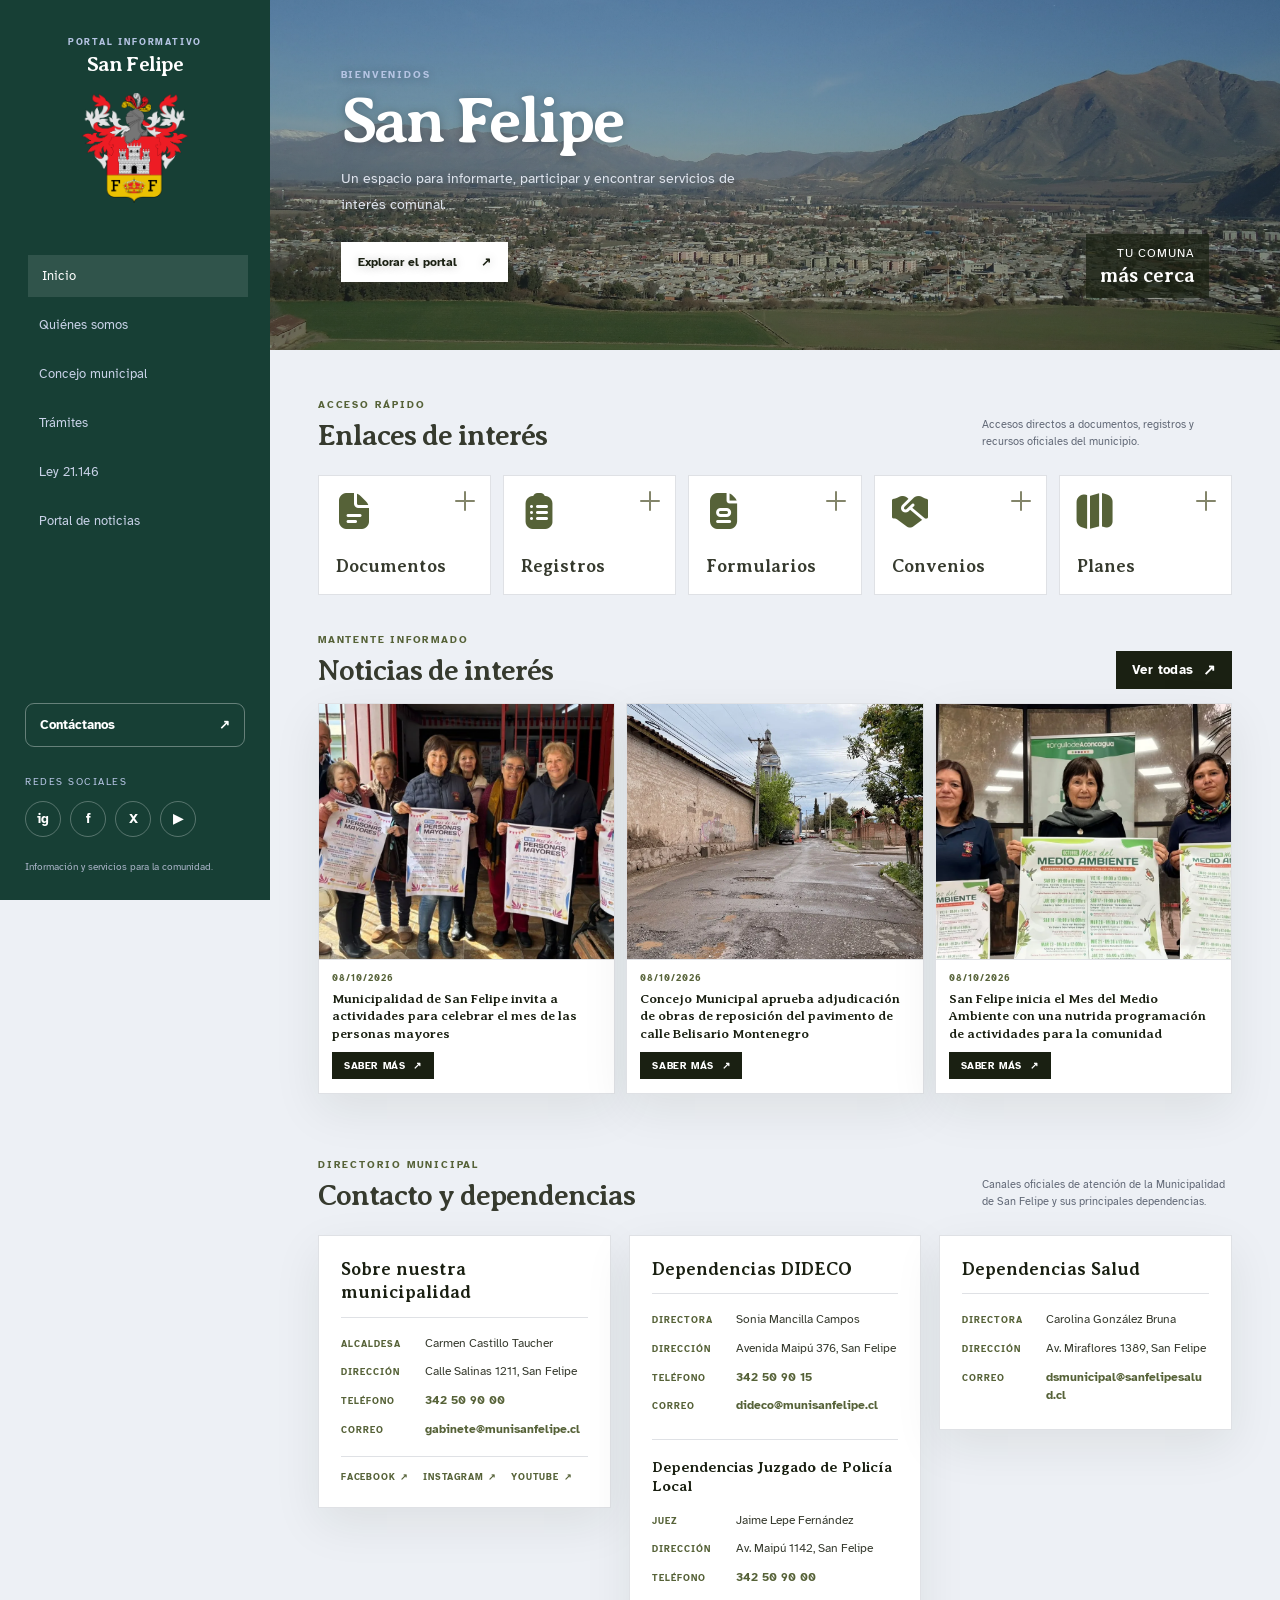
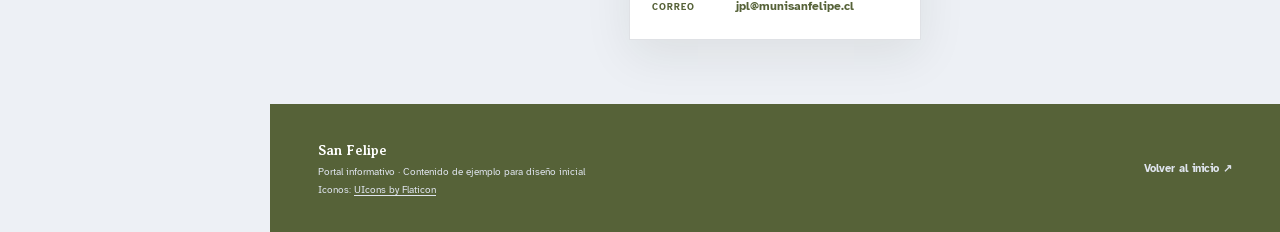
<file: index.html>
<!DOCTYPE html>
<html lang="es">
<head>
  <meta charset="UTF-8">
  <meta name="viewport" content="width=device-width, initial-scale=1">
  <meta name="description" content="Portal informativo de San Felipe">
  <title>San Felipe | Portal informativo</title>
  <link rel="stylesheet" href="iconos/uicons.css">
  <link rel="stylesheet" href="styles.css">
  <script src="script.js" defer></script>
</head>
<body>
  <a class="skip-link" href="#contenido">Saltar al contenido</a>
  <button class="menu-toggle" id="menuToggle" aria-label="Abrir menú" aria-expanded="false">
    <span></span><span></span><span></span>
  </button>

  <div class="page-layout">
    <aside class="sidebar" id="sidebar">
      <div class="brand">
        <div>
          <p class="eyebrow">Portal informativo</p>
          <h1>San Felipe</h1>
        </div>
        <img class="brand-mark" src="imagenes/Escudo_de_San_Felipe.svg.webp" alt="Escudo de San Felipe">
      </div>

      <nav class="main-nav" aria-label="Navegación principal">
        <a href="index.html">Inicio</a>
        <a href="quienes-somos.html">Quiénes somos</a>
        <a href="concejo-municipal.html">Concejo municipal</a>
        <a href="tramites.html">Trámites</a>
        <a href="ley-21146.html">Ley 21.146</a>
        <a href="noticias.html">Portal de noticias</a>
      </nav>

      <div class="sidebar-bottom">
        <a class="contact-link" href="#contacto">Contáctanos <span aria-hidden="true">↗</span></a>
        <p class="social-title">Redes sociales</p>
        <div class="social-links">
          <a href="https://www.instagram.com/munisanfelipe/" target="_blank" rel="noopener" aria-label="Instagram">ig</a>
          <a href="https://www.facebook.com/MuniSanFelipe/" target="_blank" rel="noopener" aria-label="Facebook">f</a>
          <a href="https://twitter.com/munisanfelipe" target="_blank" rel="noopener" aria-label="X">X</a>
          <a href="https://www.youtube.com/user/sanfelipedeaconcagua" target="_blank" rel="noopener" aria-label="YouTube">▶</a>
        </div>
        <p class="sidebar-note">Información y servicios para la comunidad.</p>
      </div>
    </aside>

    <main class="main-content" id="contenido" tabindex="-1">
      <header class="hero hero--home" id="inicio" style="--hero-bg:url('imagenes/banner/banner-sanfelipe-hd.webp');">
        <div class="hero-shape shape-one"></div>
        <div class="hero-shape shape-two"></div>
        <div class="hero-copy">
          <p class="eyebrow">Bienvenidos</p>
          <h2>San Felipe</h2>
          <p>Un espacio para informarte, participar y encontrar servicios de interés comunal.</p>
          <a class="primary-button" href="#enlaces">Explorar el portal <span aria-hidden="true">↗</span></a>
        </div>
        <div class="hero-label">Tu comuna<br><strong>más cerca</strong></div>
      </header>

      <section class="content-section links-section" id="enlaces">
        <div class="section-heading">
          <div>
            <p class="eyebrow">Acceso rápido</p>
            <h2>Enlaces de interés</h2>
          </div>
          <p class="section-caption">Accesos directos a documentos, registros y recursos oficiales del municipio.</p>
        </div>

        <div class="resource-grid">
          <details class="resource-item" data-description="Informes, cuentas públicas y documentos oficiales de la gestión municipal.">
            <summary class="resource-card">
              <span class="resource-icon fi-sr-document" aria-hidden="true"></span>
              <span class="resource-name">Documentos</span>
              <span class="resource-arrow" aria-hidden="true"></span>
            </summary>
            <div class="resource-dropdown">
              <a href="https://munisanfelipe.cl/wp-content/uploads/2026/04/Cuenta-Publica-2025_com.pdf" target="_blank" rel="noopener">Cuenta Pública 2025 (PDF)</a>
              <a href="https://munisanfelipe.cl/wp-content/uploads/2026/08/decreto-codigo-de-etica.pdf" target="_blank" rel="noopener">Código de Ética municipal (PDF)</a>
              <a href="https://munisanfelipe.cl/wp-content/uploads/2026/06/PLAN-DE-ACCION-COMUNAL-DE-CAMBIO-CLIMATICO-SAN-FELIPE-2026-2031-19-05-2026.pdf" target="_blank" rel="noopener">Plan de Acción Climática 2026-2031 (PDF)</a>
              <a href="https://munisanfelipe.cl/?page_id=2578" target="_blank" rel="noopener">Fechas de sesiones del Concejo</a>
              <a href="https://www.portaltransparencia.cl/PortalPdT/directorio-de-organismos-regulados/?org=MU286" target="_blank" rel="noopener">Transparencia Activa</a>
            </div>
          </details>
          <details class="resource-item" data-description="Listados y registros actualizados de beneficiarios, organizaciones y contrataciones.">
            <summary class="resource-card">
              <span class="resource-icon fi-sr-clipboard-list" aria-hidden="true"></span>
              <span class="resource-name">Registros</span>
              <span class="resource-arrow" aria-hidden="true"></span>
            </summary>
            <div class="resource-dropdown">
              <a href="https://munisanfelipe.cl/wp-content/uploads/2026/04/Listado-Beneficiarios-Aseo-Domiciliario-2026_16042026.pdf" target="_blank" rel="noopener">Beneficiarios de aseo domiciliario 2026 (PDF)</a>
              <a href="https://munisanfelipe.cl/wp-content/uploads/2023/08/REGISTROS-DE-PERSONAS-JURIDICOS_Acceso_.pdf" target="_blank" rel="noopener">Registro de personas jurídicas (PDF)</a>
              <a href="https://munisanfelipe.cl/wp-content/uploads/2026/04/personalidad_juridica_organizaciones_100426.pdf" target="_blank" rel="noopener">Personalidad jurídica de organizaciones (PDF)</a>
              <a href="https://www.bcn.cl/leychile/navegar?idNorma=1129283" target="_blank" rel="noopener">Ley 21.146 de organizaciones comunitarias</a>
              <a href="https://www.portaltransparencia.cl/PortalPdT/directorio-de-organismos-regulados/?org=MU286" target="_blank" rel="noopener">Compras y contrataciones</a>
            </div>
          </details>
          <details class="resource-item" data-description="Formularios y accesos para realizar solicitudes y trámites en línea.">
            <summary class="resource-card">
              <span class="resource-icon fi-sr-form" aria-hidden="true"></span>
              <span class="resource-name">Formularios</span>
              <span class="resource-arrow" aria-hidden="true"></span>
            </summary>
            <div class="resource-dropdown">
              <a href="https://www.portaltransparencia.cl/PortalPdT/ingreso-sai-v2?idOrg=undefined" target="_blank" rel="noopener">Solicitud de Información (SAI)</a>
              <a href="https://munisanfelipe.cl/?page_id=2585" target="_blank" rel="noopener">Contacto vecinal</a>
              <a href="https://munisanfelipe.cl/wp-content/uploads/2025/10/NUEVO-FORMULARIO-POSTULACION-AGUA-3.pdf" target="_blank" rel="noopener">Postulación agua potable rural (PDF)</a>
              <a href="https://munisanfelipe.cl/wp-content/uploads/2026/10/REGISTRO-SOCIAL-DE-HOGARES.pdf" target="_blank" rel="noopener">Registro Social de Hogares (PDF)</a>
              <a href="https://munisanfelipe.cl/?page_id=798" target="_blank" rel="noopener">Trámites en línea</a>
            </div>
          </details>
          <details class="resource-item" data-description="Convenios, programas y beneficios vigentes para la comunidad.">
            <summary class="resource-card">
              <span class="resource-icon fi-sr-handshake" aria-hidden="true"></span>
              <span class="resource-name">Convenios</span>
              <span class="resource-arrow" aria-hidden="true"></span>
            </summary>
            <div class="resource-dropdown">
              <a href="https://munisanfelipe.cl/wp-content/uploads/2025/03/Convenio-RSH-2025.pdf" target="_blank" rel="noopener">Convenio Registro Social de Hogares 2025 (PDF)</a>
              <a href="https://finanzas.sanfelipecloud.cl/fondos" target="_blank" rel="noopener">Fondos de terceros</a>
              <a href="https://munisanfelipe.cl/wp-content/uploads/2026/10/OFERTAS-LABORALES_2210.pdf" target="_blank" rel="noopener">Ofertas laborales OMIL (PDF)</a>
              <a href="https://munisanfelipe.cl/wp-content/uploads/2026/10/1DIPTICO-ProgramaNavidad26.pdf" target="_blank" rel="noopener">Programa Navidad 2026 (PDF)</a>
              <a href="https://munisanfelipe.cl/wp-content/uploads/2026/03/Tapa-Ley-21_015_2026.pdf" target="_blank" rel="noopener">Ley 21.015 de inclusión laboral (PDF)</a>
            </div>
          </details>
          <details class="resource-item" data-description="Instrumentos de planificación, ordenanzas y normativa comunal vigente.">
            <summary class="resource-card">
              <span class="resource-icon fi-sr-map" aria-hidden="true"></span>
              <span class="resource-name">Planes</span>
              <span class="resource-arrow" aria-hidden="true"></span>
            </summary>
            <div class="resource-dropdown">
              <a href="https://munisanfelipe.cl/wp-content/uploads/2026/02/ARCHIVO-Final-PLADETUR-San-Felipe-2025-2030.pdf" target="_blank" rel="noopener">PLADETUR San Felipe 2025-2030 (PDF)</a>
              <a href="https://munisanfelipe.cl/wp-content/uploads/2025/09/Plan-Local-de-Accion-de-Ninez-y-Adolescencia-San-Felipe.pdf" target="_blank" rel="noopener">Plan Local de la Niñez y Adolescencia (PDF)</a>
              <a href="https://munisanfelipe.cl/?page_id=1248" target="_blank" rel="noopener">Plan Regulador Comunal vigente</a>
              <a href="https://www.portaltransparencia.cl/PortalPdT/directorio-de-organismos-regulados/?org=MU286&pagina=57900312" target="_blank" rel="noopener">Ordenanzas vigentes</a>
              <a href="https://munisanfelipe.cl/wp-content/uploads/2026/01/Ordenanza-N-5-2026-_-Rectificada-12ene-WEB.pdf" target="_blank" rel="noopener">Ordenanza N.º 5 de 2026 (PDF)</a>
              <a href="https://munisanfelipe.cl/wp-content/uploads/2024/03/Ubicacion-Puntos-Verdes.pdf" target="_blank" rel="noopener">Ubicación de puntos verdes (PDF)</a>
              <a href="https://munisanfelipe.cl/wp-content/uploads/2024/04/Tapa-Reavaluo_SII.pdf" target="_blank" rel="noopener">Reavalúo del SII (PDF)</a>
            </div>
          </details>
        </div>
        <div class="resource-dropdown-panel" id="resourceDropdownPanel" role="region" aria-labelledby="resourcePanelTitle"></div>
      </section>

      <section class="content-section news-section" id="portal-noticias">
        <div class="section-heading">
          <div>
            <p class="eyebrow">Mantente informado</p>
            <h2>Noticias de interés</h2>
          </div>
          <a class="text-link" href="noticias.html">Ver todas <span aria-hidden="true">↗</span></a>
        </div>
        <div class="news-grid">
          <a class="news-post" href="noticia-personas-mayores.html">
            <img src="imagenes/noticias/img-noticia-08-10-2026-01.webp" alt="Actividades del mes de las personas mayores">
            <div class="news-post-body">
              <p class="news-post-date">08/10/2026</p>
              <h3>Municipalidad de San Felipe invita a actividades para celebrar el mes de las personas mayores</h3>
              <span class="news-post-more">Saber más <span aria-hidden="true">↗</span></span>
            </div>
          </a>
          <a class="news-post" href="noticia-pavimentacion-belisario-montenegro.html">
            <img src="imagenes/noticias/img-noticia-08-10-2026-02.webp" alt="Obras de reposición de pavimento en calle Belisario Montenegro">
            <div class="news-post-body">
              <p class="news-post-date">08/10/2026</p>
              <h3>Concejo Municipal aprueba adjudicación de obras de reposición del pavimento de calle Belisario Montenegro</h3>
              <span class="news-post-more">Saber más <span aria-hidden="true">↗</span></span>
            </div>
          </a>
          <a class="news-post" href="noticia-mes-medio-ambiente.html">
            <img src="imagenes/noticias/img-noticia-08-10-2026-03.webp" alt="Programación del Mes del Medio Ambiente">
            <div class="news-post-body">
              <p class="news-post-date">08/10/2026</p>
              <h3>San Felipe inicia el Mes del Medio Ambiente con una nutrida programación de actividades para la comunidad</h3>
              <span class="news-post-more">Saber más <span aria-hidden="true">↗</span></span>
            </div>
          </a>
        </div>
      </section>

      <section class="content-section directory-section" id="contacto">
        <div class="section-heading">
          <div>
            <p class="eyebrow">Directorio municipal</p>
            <h2>Contacto y dependencias</h2>
          </div>
          <p class="section-caption">Canales oficiales de atención de la Municipalidad de San Felipe y sus principales dependencias.</p>
        </div>

        <div class="directory-grid">
          <article class="directory-column">
            <h3>Sobre nuestra municipalidad</h3>
            <ul class="directory-list">
              <li><span class="directory-label">Alcaldesa</span><span class="directory-value">Carmen Castillo Taucher</span></li>
              <li><span class="directory-label">Dirección</span><span class="directory-value">Calle Salinas 1211, San Felipe</span></li>
              <li><span class="directory-label">Teléfono</span><a class="directory-value" href="tel:+56342509000">342 50 90 00</a></li>
              <li><span class="directory-label">Correo</span><a class="directory-value" href="mailto:gabinete@munisanfelipe.cl">gabinete@munisanfelipe.cl</a></li>
            </ul>
            <div class="directory-social" aria-label="Redes sociales de la Municipalidad de San Felipe">
              <a href="https://www.facebook.com/MuniSanFelipe/" target="_blank" rel="noopener">Facebook <span aria-hidden="true">↗</span></a>
              <a href="https://www.instagram.com/munisanfelipe/" target="_blank" rel="noopener">Instagram <span aria-hidden="true">↗</span></a>
              <a href="https://www.youtube.com/user/sanfelipedeaconcagua" target="_blank" rel="noopener">YouTube <span aria-hidden="true">↗</span></a>
            </div>
          </article>

          <div class="directory-column">
            <h3>Dependencias DIDECO</h3>
            <ul class="directory-list">
              <li><span class="directory-label">Directora</span><span class="directory-value">Sonia Mancilla Campos</span></li>
              <li><span class="directory-label">Dirección</span><span class="directory-value">Avenida Maipú 376, San Felipe</span></li>
              <li><span class="directory-label">Teléfono</span><a class="directory-value" href="tel:+56342509015">342 50 90 15</a></li>
              <li><span class="directory-label">Correo</span><a class="directory-value" href="mailto:dideco@munisanfelipe.cl">dideco@munisanfelipe.cl</a></li>
            </ul>

            <h4 class="directory-subheading">Dependencias Juzgado de Policía Local</h4>
            <ul class="directory-list">
              <li><span class="directory-label">Juez</span><span class="directory-value">Jaime Lepe Fernández</span></li>
              <li><span class="directory-label">Dirección</span><span class="directory-value">Av. Maipú 1142, San Felipe</span></li>
              <li><span class="directory-label">Teléfono</span><a class="directory-value" href="tel:+56342509000">342 50 90 00</a></li>
              <li><span class="directory-label">Correo</span><a class="directory-value" href="mailto:jpl@munisanfelipe.cl">jpl@munisanfelipe.cl</a></li>
            </ul>
          </div>

          <article class="directory-column">
            <h3>Dependencias Salud</h3>
            <ul class="directory-list">
              <li><span class="directory-label">Directora</span><span class="directory-value">Carolina González Bruna</span></li>
              <li><span class="directory-label">Dirección</span><span class="directory-value">Av. Miraflores 1389, San Felipe</span></li>
              <li><span class="directory-label">Correo</span><a class="directory-value" href="mailto:dsmunicipal@sanfelipesalud.cl">dsmunicipal@sanfelipesalud.cl</a></li>
            </ul>
          </article>
        </div>
      </section>

      <footer>
        <div>
          <strong>San Felipe</strong>
          <p>Portal informativo · Contenido de ejemplo para diseño inicial</p>
          <p class="footer-credit">Iconos: <a href="https://www.flaticon.com/uicons" target="_blank" rel="noopener">UIcons by Flaticon</a></p>
        </div>
        <a href="index.html">Volver al inicio ↗</a>
      </footer>
    </main>
  </div>
</body>
</html>
</file>
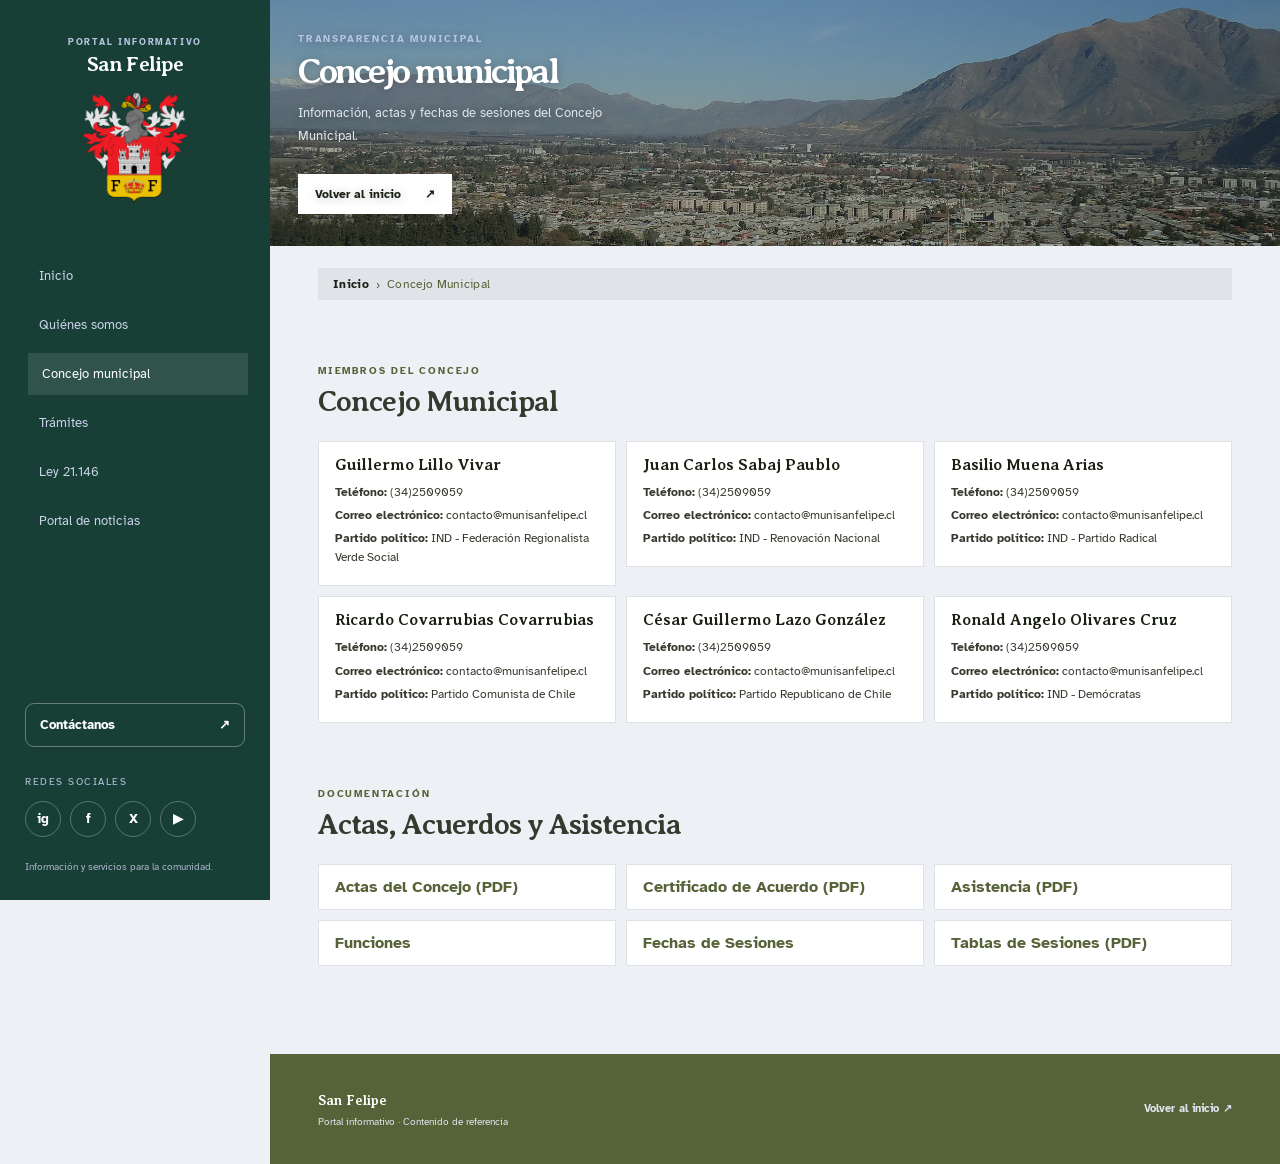
<file: concejo-municipal.html>
<!DOCTYPE html>
<html lang="es">
<head>
  <meta charset="UTF-8">
  <meta name="viewport" content="width=device-width, initial-scale=1">
  <meta name="description" content="Concejo municipal | San Felipe">
  <title>Concejo municipal | San Felipe</title>
  <link rel="stylesheet" href="styles.css">
  <script src="script.js" defer></script>
</head>
<body class="subpage">
  <a class="skip-link" href="#contenido">Saltar al contenido</a>
  <button class="menu-toggle" id="menuToggle" aria-label="Abrir menú" aria-expanded="false">
    <span></span><span></span><span></span>
  </button>

  <div class="page-layout">
    <aside class="sidebar" id="sidebar">
      <div class="brand">
        <div>
          <p class="eyebrow">Portal informativo</p>
          <h1>San Felipe</h1>
        </div>
        <img class="brand-mark" src="imagenes/Escudo_de_San_Felipe.svg.webp" alt="Escudo de San Felipe">
      </div>

      <nav class="main-nav" aria-label="Navegación principal">
        <a href="index.html">Inicio</a>
        <a href="quienes-somos.html">Quiénes somos</a>
        <a href="concejo-municipal.html">Concejo municipal</a>
        <a href="tramites.html">Trámites</a>
        <a href="ley-21146.html">Ley 21.146</a>
        <a href="noticias.html">Portal de noticias</a>
      </nav>

      <div class="sidebar-bottom">
        <a class="contact-link" href="#contacto">Contáctanos <span aria-hidden="true">↗</span></a>
        <p class="social-title">Redes sociales</p>
        <div class="social-links">
          <a href="https://www.instagram.com/munisanfelipe/" target="_blank" rel="noopener" aria-label="Instagram">ig</a>
          <a href="https://www.facebook.com/MuniSanFelipe/" target="_blank" rel="noopener" aria-label="Facebook">f</a>
          <a href="https://twitter.com/munisanfelipe" target="_blank" rel="noopener" aria-label="X">X</a>
          <a href="https://www.youtube.com/user/sanfelipedeaconcagua" target="_blank" rel="noopener" aria-label="YouTube">▶</a>
        </div>
        <p class="sidebar-note">Información y servicios para la comunidad.</p>
      </div>
    </aside>

    <main class="main-content" id="contenido" tabindex="-1">
      <header class="hero hero--sub" id="concejo-municipal" style="--hero-bg:url('imagenes/banner/banner-vista-aerea.webp');">
        <div class="hero-shape shape-one"></div>
        <div class="hero-shape shape-two"></div>
        <div class="hero-copy">
          <p class="eyebrow">Transparencia municipal</p>
          <h2>Concejo municipal</h2>
          <p>Información, actas y fechas de sesiones del Concejo Municipal.</p>
          <a class="primary-button" href="index.html">Volver al inicio <span aria-hidden="true">↗</span></a>
        </div>
        <div class="hero-label">San Felipe<br><strong>más cerca</strong></div>
      </header>

      <nav class="breadcrumb" aria-label="Ubicación actual">
        <a href="index.html">Inicio</a>
        <span aria-hidden="true">›</span>
        <span>Concejo Municipal</span>
      </nav>

      <section class="content-section">
        <div class="section-heading">
          <div>
            <p class="eyebrow">Miembros del Concejo</p>
            <h2>Concejo Municipal</h2>
          </div>
        </div>
        <ul class="council-list">
          <li>
            <div class="council-member">
              <h3>Guillermo Lillo Vivar</h3>
              <p><strong>Teléfono:</strong> (34)2509059</p>
              <p><strong>Correo electrónico:</strong> contacto@munisanfelipe.cl</p>
              <p><strong>Partido político:</strong> IND - Federación Regionalista Verde Social</p>

            </div>
          </li>
          <li>
            <div class="council-member">
              <h3>Juan Carlos Sabaj Paublo</h3>
              <p><strong>Teléfono:</strong> (34)2509059</p>
              <p><strong>Correo electrónico:</strong> contacto@munisanfelipe.cl</p>
              <p><strong>Partido político:</strong> IND - Renovación Nacional</p>
            </div>
          </li>
          <li>
            <div class="council-member">
              <h3>Basilio Muena Arias</h3>
              <p><strong>Teléfono:</strong> (34)2509059</p>
              <p><strong>Correo electrónico:</strong> contacto@munisanfelipe.cl</p>
              <p><strong>Partido político:</strong> IND - Partido Radical</p>
            </div>
          </li>
          <li>
            <div class="council-member">
              <h3>Ricardo Covarrubias Covarrubias</h3>
              <p><strong>Teléfono:</strong> (34)2509059</p>
              <p><strong>Correo electrónico:</strong> contacto@munisanfelipe.cl</p>
              <p><strong>Partido político:</strong> Partido Comunista de Chile</p>
            </div>
          </li>
          <li>
            <div class="council-member">
              <h3>César Guillermo Lazo González</h3>
              <p><strong>Teléfono:</strong> (34)2509059</p>
              <p><strong>Correo electrónico:</strong> contacto@munisanfelipe.cl</p>
              <p><strong>Partido político:</strong> Partido Republicano de Chile</p>
            </div>
          </li>
          <li>
            <div class="council-member">
              <h3>Ronald Angelo Olivares Cruz</h3>
              <p><strong>Teléfono:</strong> (34)2509059</p>
              <p><strong>Correo electrónico:</strong> contacto@munisanfelipe.cl</p>
              <p><strong>Partido político:</strong> IND - Demócratas</p>
            </div>
          </li>
        </ul>
      </section>

      <section class="content-section">
        <div class="section-heading">
          <div>
            <p class="eyebrow">Documentación</p>
            <h2>Actas, Acuerdos y Asistencia</h2>
          </div>
        </div>
        <ul class="document-list">
          <li><a href="http://www.sanfelipetransparente.cl/sitio/images/docs/SecretariaMunicipal/Actas/Actas_concejo.pdf" target="_blank" rel="noopener">Actas del Concejo (PDF)</a></li>
          <li><a href="http://www.sanfelipetransparente.cl/sitio/images/docs/SecretariaMunicipal/Certacuerdo/Certificado_Acuerdo.pdf" target="_blank" rel="noopener">Certificado de Acuerdo (PDF)</a></li>
          <li><a href="http://www.sanfelipetransparente.cl/sitio/images/docs/SecretariaMunicipal/Asistencia/Asistencia_Concejo.pdf" target="_blank" rel="noopener">Asistencia (PDF)</a></li>
          <li><a href="https://munisanfelipe.cl/?page_id=2573" target="_blank" rel="noopener">Funciones</a></li>
          <li><a href="https://munisanfelipe.cl/?page_id=2578" target="_blank" rel="noopener">Fechas de Sesiones</a></li>
          <li><a href="http://www.sanfelipetransparente.cl/sitio/images/docs/SecretariaMunicipal/Tabla/Tabla_sesiones.pdf" target="_blank" rel="noopener">Tablas de Sesiones (PDF)</a></li>
        </ul>
      </section>

      <footer id="contacto">
        <div>
          <strong>San Felipe</strong>
          <p>Portal informativo · Contenido de referencia</p>
        </div>
        <a href="index.html">Volver al inicio ↗</a>
      </footer>
    </main>
  </div>
</body>
</html>
</file>
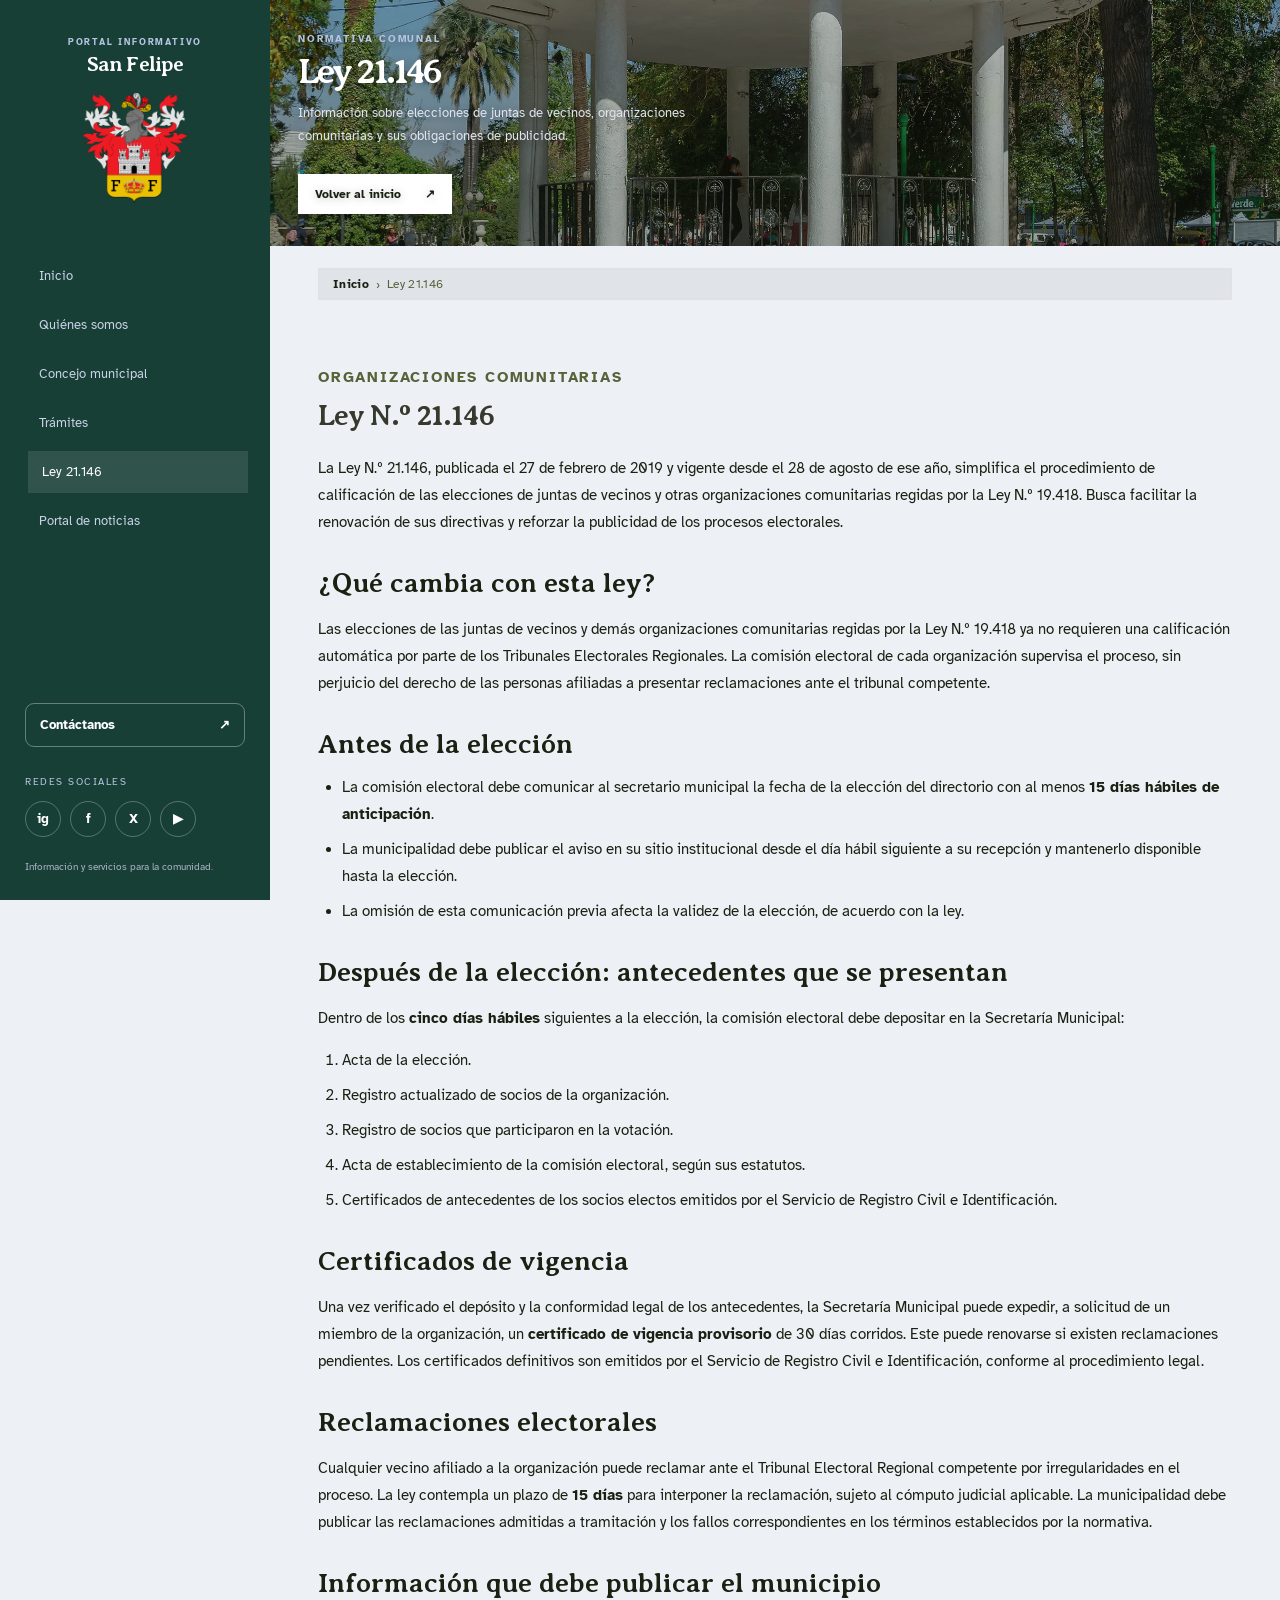
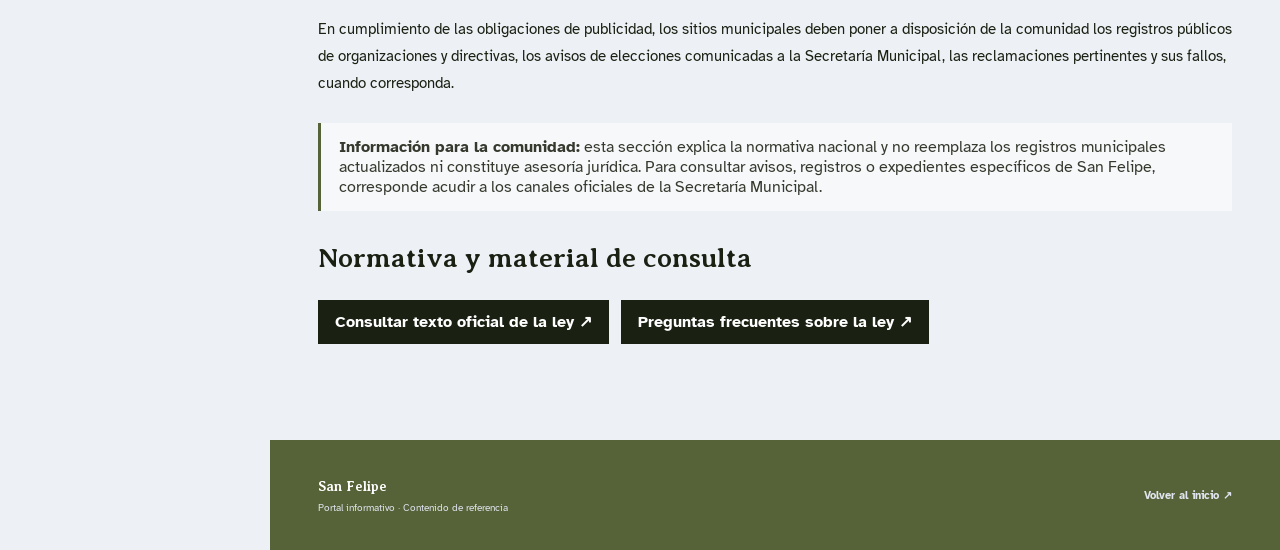
<file: ley-21146.html>
<!DOCTYPE html>
<html lang="es">
<head>
  <meta charset="UTF-8">
  <meta name="viewport" content="width=device-width, initial-scale=1">
  <meta name="description" content="Ley 21.146 | San Felipe">
  <title>Ley 21.146 | San Felipe</title>
  <link rel="stylesheet" href="styles.css">
  <script src="script.js" defer></script>
</head>
<body class="subpage">
  <a class="skip-link" href="#contenido">Saltar al contenido</a>
  <button class="menu-toggle" id="menuToggle" aria-label="Abrir menú" aria-expanded="false">
    <span></span><span></span><span></span>
  </button>

  <div class="page-layout">
    <aside class="sidebar" id="sidebar">
      <div class="brand">
        <div>
          <p class="eyebrow">Portal informativo</p>
          <h1>San Felipe</h1>
        </div>
        <img class="brand-mark" src="imagenes/Escudo_de_San_Felipe.svg.webp" alt="Escudo de San Felipe">
      </div>

      <nav class="main-nav" aria-label="Navegación principal">
        <a href="index.html">Inicio</a>
        <a href="quienes-somos.html">Quiénes somos</a>
        <a href="concejo-municipal.html">Concejo municipal</a>
        <a href="tramites.html">Trámites</a>
        <a href="ley-21146.html">Ley 21.146</a>
        <a href="noticias.html">Portal de noticias</a>
      </nav>

      <div class="sidebar-bottom">
        <a class="contact-link" href="#contacto">Contáctanos <span aria-hidden="true">↗</span></a>
        <p class="social-title">Redes sociales</p>
        <div class="social-links">
          <a href="https://www.instagram.com/munisanfelipe/" target="_blank" rel="noopener" aria-label="Instagram">ig</a>
          <a href="https://www.facebook.com/MuniSanFelipe/" target="_blank" rel="noopener" aria-label="Facebook">f</a>
          <a href="https://twitter.com/munisanfelipe" target="_blank" rel="noopener" aria-label="X">X</a>
          <a href="https://www.youtube.com/user/sanfelipedeaconcagua" target="_blank" rel="noopener" aria-label="YouTube">▶</a>
        </div>
        <p class="sidebar-note">Información y servicios para la comunidad.</p>
      </div>
    </aside>

    <main class="main-content" id="contenido" tabindex="-1">
      <header class="hero hero--sub" id="ley-21146" style="--hero-bg:url('imagenes/banner/banner-pergola.webp');">
        <div class="hero-shape shape-one"></div>
        <div class="hero-shape shape-two"></div>
        <div class="hero-copy">
          <p class="eyebrow">Normativa comunal</p>
          <h2>Ley 21.146</h2>
          <p>Información sobre elecciones de juntas de vecinos, organizaciones comunitarias y sus obligaciones de publicidad.</p>
          <a class="primary-button" href="index.html">Volver al inicio <span aria-hidden="true">↗</span></a>
        </div>
        <div class="hero-label">San Felipe<br><strong>más cerca</strong></div>
      </header>

      <nav class="breadcrumb" aria-label="Ubicación actual">
        <a href="index.html">Inicio</a>
        <span aria-hidden="true">›</span>
        <span>Ley 21.146</span>
      </nav>

      <section class="content-section law-content" aria-labelledby="ley-titulo">
        <div class="section-heading"><div><p class="eyebrow">Organizaciones comunitarias</p><h2 id="ley-titulo">Ley N.º 21.146</h2></div></div>
        <p>La Ley N.º 21.146, publicada el 27 de febrero de 2019 y vigente desde el 28 de agosto de ese año, simplifica el procedimiento de calificación de las elecciones de juntas de vecinos y otras organizaciones comunitarias regidas por la Ley N.º 19.418. Busca facilitar la renovación de sus directivas y reforzar la publicidad de los procesos electorales.</p>
        <h3>¿Qué cambia con esta ley?</h3>
        <p>Las elecciones de las juntas de vecinos y demás organizaciones comunitarias regidas por la Ley N.º 19.418 ya no requieren una calificación automática por parte de los Tribunales Electorales Regionales. La comisión electoral de cada organización supervisa el proceso, sin perjuicio del derecho de las personas afiliadas a presentar reclamaciones ante el tribunal competente.</p>
        <h3>Antes de la elección</h3>
        <ul><li>La comisión electoral debe comunicar al secretario municipal la fecha de la elección del directorio con al menos <strong>15 días hábiles de anticipación</strong>.</li><li>La municipalidad debe publicar el aviso en su sitio institucional desde el día hábil siguiente a su recepción y mantenerlo disponible hasta la elección.</li><li>La omisión de esta comunicación previa afecta la validez de la elección, de acuerdo con la ley.</li></ul>
        <h3>Después de la elección: antecedentes que se presentan</h3>
        <p>Dentro de los <strong>cinco días hábiles</strong> siguientes a la elección, la comisión electoral debe depositar en la Secretaría Municipal:</p>
        <ol><li>Acta de la elección.</li><li>Registro actualizado de socios de la organización.</li><li>Registro de socios que participaron en la votación.</li><li>Acta de establecimiento de la comisión electoral, según sus estatutos.</li><li>Certificados de antecedentes de los socios electos emitidos por el Servicio de Registro Civil e Identificación.</li></ol>
        <h3>Certificados de vigencia</h3>
        <p>Una vez verificado el depósito y la conformidad legal de los antecedentes, la Secretaría Municipal puede expedir, a solicitud de un miembro de la organización, un <strong>certificado de vigencia provisorio</strong> de 30 días corridos. Este puede renovarse si existen reclamaciones pendientes. Los certificados definitivos son emitidos por el Servicio de Registro Civil e Identificación, conforme al procedimiento legal.</p>
        <h3>Reclamaciones electorales</h3>
        <p>Cualquier vecino afiliado a la organización puede reclamar ante el Tribunal Electoral Regional competente por irregularidades en el proceso. La ley contempla un plazo de <strong>15 días</strong> para interponer la reclamación, sujeto al cómputo judicial aplicable. La municipalidad debe publicar las reclamaciones admitidas a tramitación y los fallos correspondientes en los términos establecidos por la normativa.</p>
        <h3>Información que debe publicar el municipio</h3>
        <p>En cumplimiento de las obligaciones de publicidad, los sitios municipales deben poner a disposición de la comunidad los registros públicos de organizaciones y directivas, los avisos de elecciones comunicadas a la Secretaría Municipal, las reclamaciones pertinentes y sus fallos, cuando corresponda.</p>
        <div class="law-note"><strong>Información para la comunidad:</strong> esta sección explica la normativa nacional y no reemplaza los registros municipales actualizados ni constituye asesoría jurídica. Para consultar avisos, registros o expedientes específicos de San Felipe, corresponde acudir a los canales oficiales de la Secretaría Municipal.</div>
        <h3>Normativa y material de consulta</h3>
        <div class="law-resources"><a href="https://www.bcn.cl/leychile/navegar?idNorma=1129283" target="_blank" rel="noopener noreferrer">Consultar texto oficial de la ley ↗</a><a href="https://dos-simulador.msgg.gob.cl/preguntas.html" target="_blank" rel="noopener noreferrer">Preguntas frecuentes sobre la ley ↗</a></div>
      </section>

      <footer id="contacto">
        <div>
          <strong>San Felipe</strong>
          <p>Portal informativo · Contenido de referencia</p>
        </div>
        <a href="index.html">Volver al inicio ↗</a>
      </footer>
    </main>
  </div>
</body>
</html>
</file>
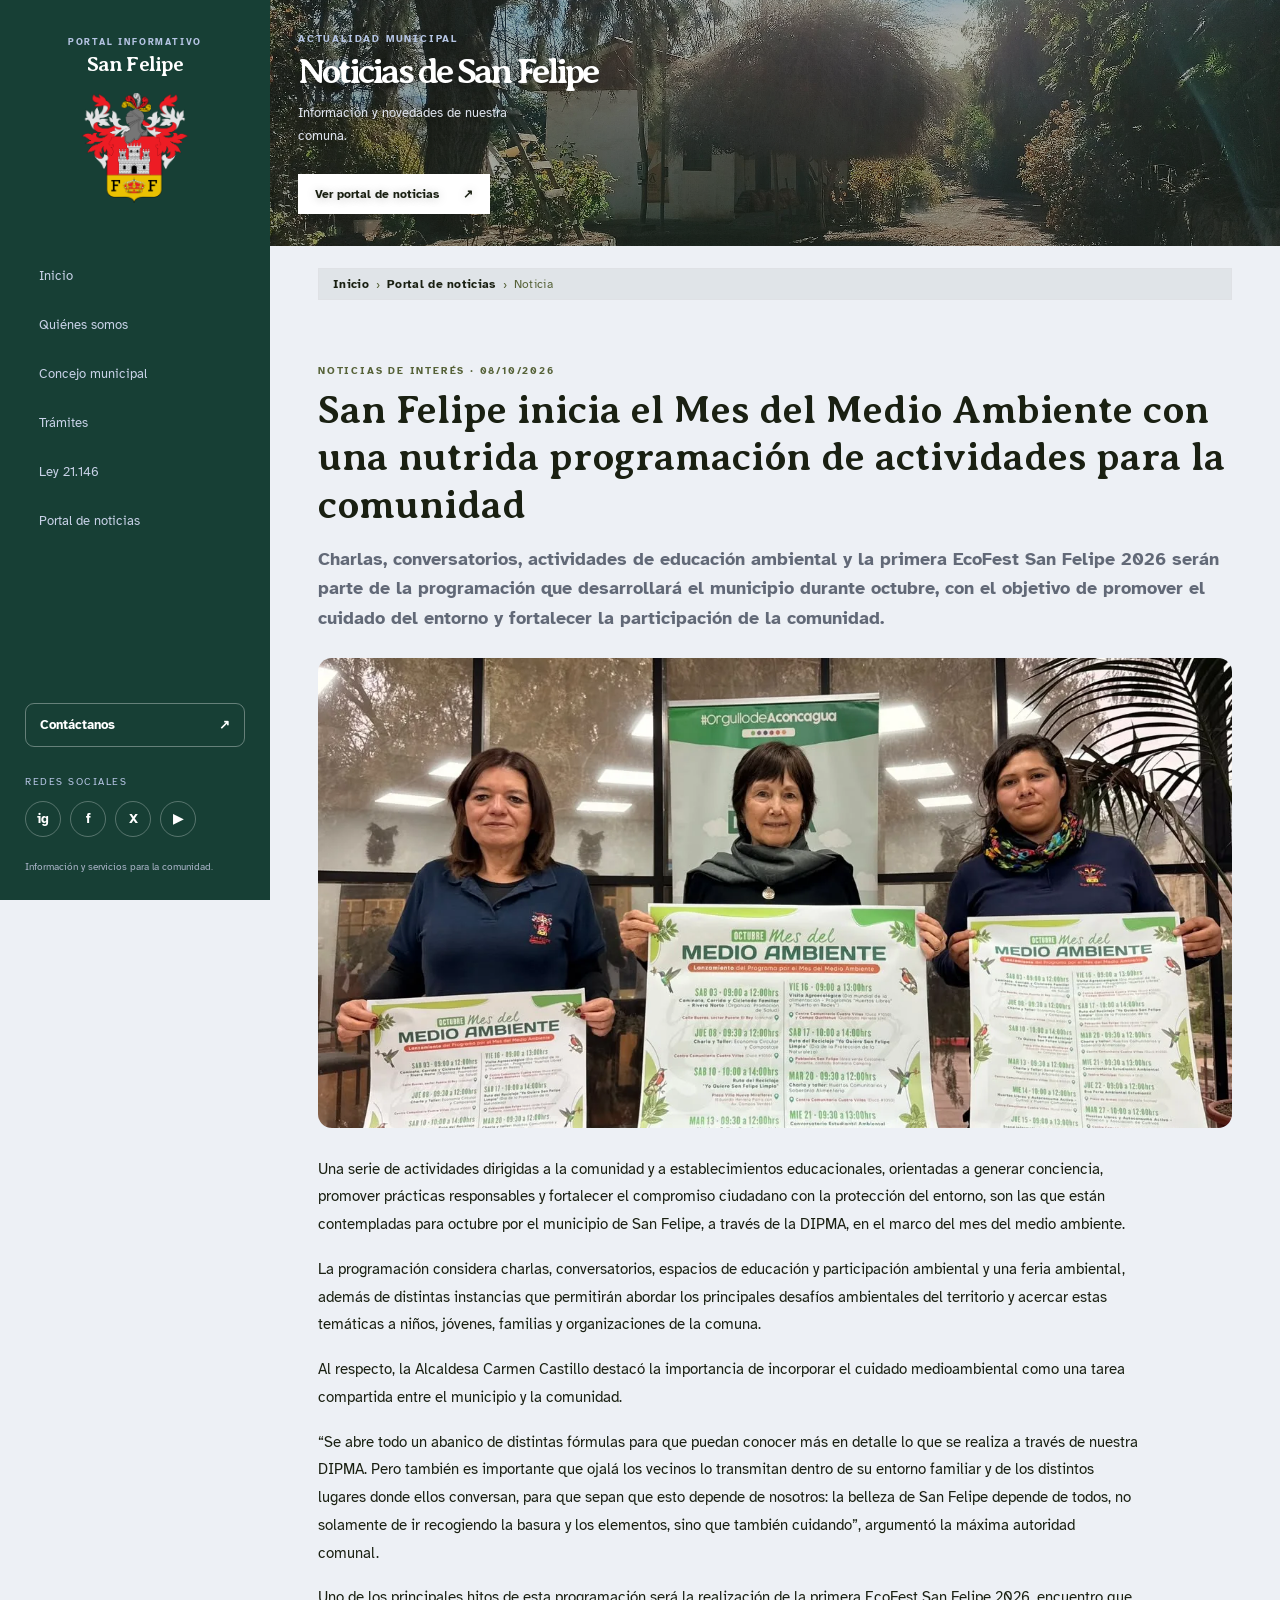
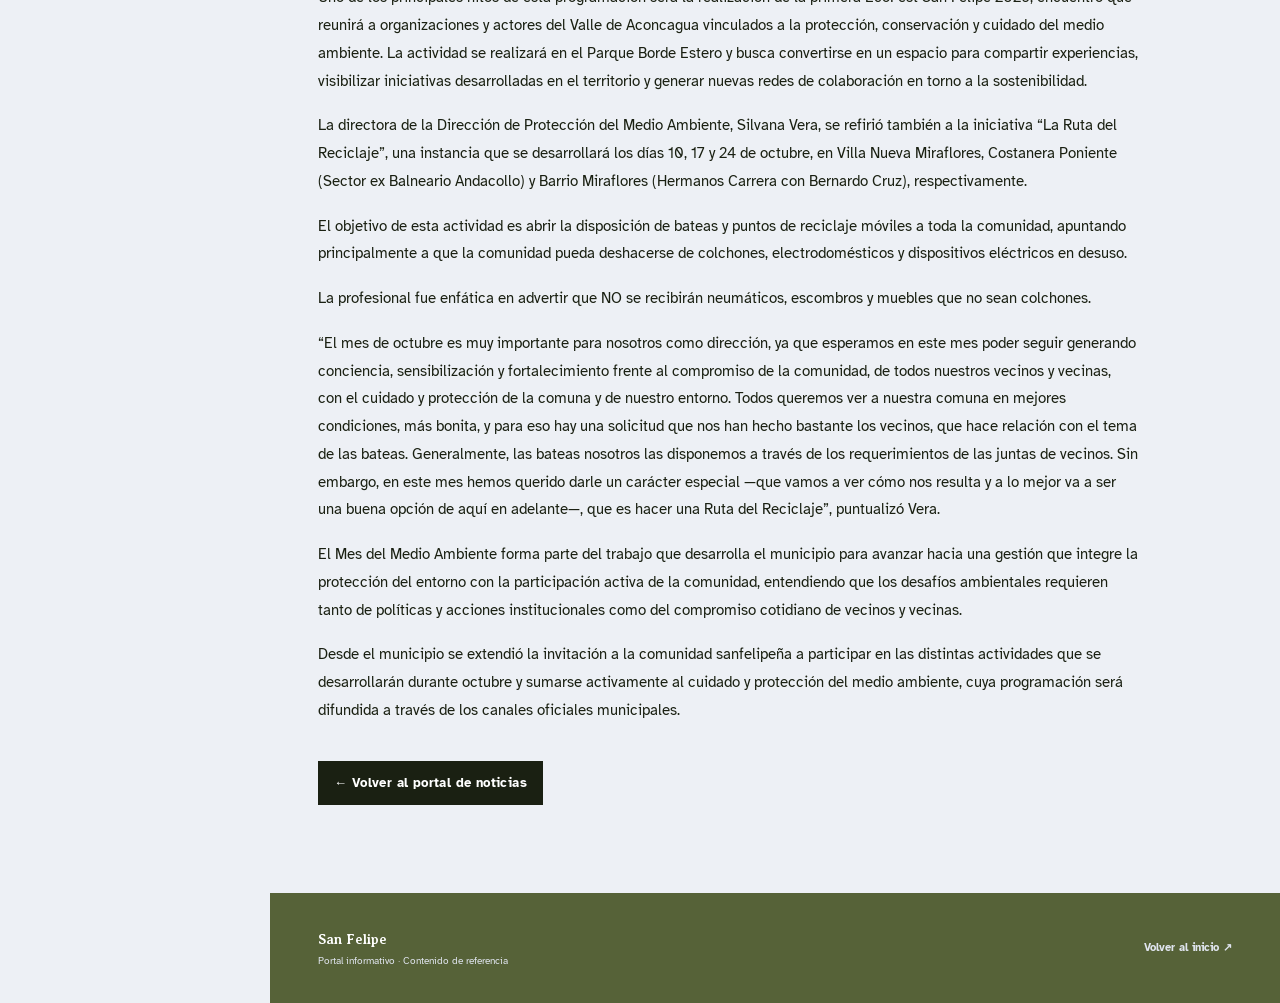
<file: noticia-mes-medio-ambiente.html>
<!DOCTYPE html>
<html lang="es">
<head>
  <meta charset="UTF-8">
  <meta name="viewport" content="width=device-width, initial-scale=1">
  <meta name="description" content="Charlas, conversatorios, actividades de educación ambiental y la primera EcoFest San Felipe 2026 serán parte de la programación que desarrollará el municipio durante octubre, con el objetivo de promover el cuidado del entorno y fortalecer la participación de la comunidad.">
  <title>San Felipe inicia el Mes del Medio Ambiente con una nutrida programación de actividades para la comunidad | San Felipe</title>
  <link rel="stylesheet" href="styles.css">
  <script src="script.js" defer></script>
</head>
<body class="subpage">
  <a class="skip-link" href="#contenido">Saltar al contenido</a>
  <button class="menu-toggle" id="menuToggle" aria-label="Abrir menú" aria-expanded="false">
    <span></span><span></span><span></span>
  </button>

  <div class="page-layout">
    <aside class="sidebar" id="sidebar">
      <div class="brand">
        <div>
          <p class="eyebrow">Portal informativo</p>
          <h1>San Felipe</h1>
        </div>
        <img class="brand-mark" src="imagenes/Escudo_de_San_Felipe.svg.webp" alt="Escudo de San Felipe">
      </div>

      <nav class="main-nav" aria-label="Navegación principal">
        <a href="index.html">Inicio</a>
        <a href="quienes-somos.html">Quiénes somos</a>
        <a href="concejo-municipal.html">Concejo municipal</a>
        <a href="tramites.html">Trámites</a>
        <a href="ley-21146.html">Ley 21.146</a>
        <a href="noticias.html">Portal de noticias</a>
      </nav>

      <div class="sidebar-bottom">
        <a class="contact-link" href="#contacto">Contáctanos <span aria-hidden="true">↗</span></a>
        <p class="social-title">Redes sociales</p>
        <div class="social-links">
          <a href="https://www.instagram.com/munisanfelipe/" target="_blank" rel="noopener" aria-label="Instagram">ig</a>
          <a href="https://www.facebook.com/MuniSanFelipe/" target="_blank" rel="noopener" aria-label="Facebook">f</a>
          <a href="https://twitter.com/munisanfelipe" target="_blank" rel="noopener" aria-label="X">X</a>
          <a href="https://www.youtube.com/user/sanfelipedeaconcagua" target="_blank" rel="noopener" aria-label="YouTube">▶</a>
        </div>
        <p class="sidebar-note">Información y servicios para la comunidad.</p>
      </div>
    </aside>

    <main class="main-content" id="contenido" tabindex="-1">
      <header class="hero hero--sub" style="--hero-bg:url('imagenes/banner/banner-museo-canamo.webp');">
        <div class="hero-shape shape-one"></div><div class="hero-shape shape-two"></div>
        <div class="hero-copy"><p class="eyebrow">Actualidad municipal</p><h2>Noticias de San Felipe</h2>
        <p>Información y novedades de nuestra comuna.</p><a class="primary-button" href="noticias.html">Ver portal de noticias <span aria-hidden="true">↗</span></a></div>
        <div class="hero-label">San Felipe<br><strong>más cerca</strong></div>
      </header>
      <nav class="breadcrumb" aria-label="Ubicación actual"><a href="index.html">Inicio</a><span aria-hidden="true">›</span><a href="noticias.html">Portal de noticias</a><span aria-hidden="true">›</span><span>Noticia</span></nav>
      <article class="content-section article-detail">
        <p class="eyebrow">Noticias de interés · 08/10/2026</p>
        <h2>San Felipe inicia el Mes del Medio Ambiente con una nutrida programación de actividades para la comunidad</h2>
        <p class="article-lead">Charlas, conversatorios, actividades de educación ambiental y la primera EcoFest San Felipe 2026 serán parte de la programación que desarrollará el municipio durante octubre, con el objetivo de promover el cuidado del entorno y fortalecer la participación de la comunidad.</p>
        <img class="article-cover" src="imagenes/noticias/img-noticia-08-10-2026-03.webp" alt="San Felipe inicia el Mes del Medio Ambiente con una nutrida programación de actividades para la comunidad" fetchpriority="high">
        <div class="article-text"><p>Una serie de actividades dirigidas a la comunidad y a establecimientos educacionales, orientadas a generar conciencia, promover prácticas responsables y fortalecer el compromiso ciudadano con la protección del entorno, son las que están contempladas para octubre por el municipio de San Felipe, a través de la DIPMA, en el marco del mes del medio ambiente.</p>
<p>La programación considera charlas, conversatorios, espacios de educación y participación ambiental y una feria ambiental, además de distintas instancias que permitirán abordar los principales desafíos ambientales del territorio y acercar estas temáticas a niños, jóvenes, familias y organizaciones de la comuna.</p>
<p>Al respecto, la Alcaldesa Carmen Castillo destacó la importancia de incorporar el cuidado medioambiental como una tarea compartida entre el municipio y la comunidad.</p>
<p>“Se abre todo un abanico de distintas fórmulas para que puedan conocer más en detalle lo que se realiza a través de nuestra DIPMA. Pero también es importante que ojalá los vecinos lo transmitan dentro de su entorno familiar y de los distintos lugares donde ellos conversan, para que sepan que esto depende de nosotros: la belleza de San Felipe depende de todos, no solamente de ir recogiendo la basura y los elementos, sino que también cuidando”, argumentó la máxima autoridad comunal.</p>
<p>Uno de los principales hitos de esta programación será la realización de la primera EcoFest San Felipe 2026, encuentro que reunirá a organizaciones y actores del Valle de Aconcagua vinculados a la protección, conservación y cuidado del medio ambiente. La actividad se realizará en el Parque Borde Estero y busca convertirse en un espacio para compartir experiencias, visibilizar iniciativas desarrolladas en el territorio y generar nuevas redes de colaboración en torno a la sostenibilidad.</p>
<p>La directora de la Dirección de Protección del Medio Ambiente, Silvana Vera, se refirió también a la iniciativa “La Ruta del Reciclaje”, una instancia que se desarrollará los días 10, 17 y 24 de octubre, en Villa Nueva Miraflores, Costanera Poniente (Sector ex Balneario Andacollo) y Barrio Miraflores (Hermanos Carrera con Bernardo Cruz), respectivamente.</p>
<p>El objetivo de esta actividad es abrir la disposición de bateas y puntos de reciclaje móviles a toda la comunidad, apuntando principalmente a que la comunidad pueda deshacerse de colchones, electrodomésticos y dispositivos eléctricos en desuso.</p>
<p>La profesional fue enfática en advertir que NO se recibirán neumáticos, escombros y muebles que no sean colchones.</p>
<p>“El mes de octubre es muy importante para nosotros como dirección, ya que esperamos en este mes poder seguir generando conciencia, sensibilización y fortalecimiento frente al compromiso de la comunidad, de todos nuestros vecinos y vecinas, con el cuidado y protección de la comuna y de nuestro entorno. Todos queremos ver a nuestra comuna en mejores condiciones, más bonita, y para eso hay una solicitud que nos han hecho bastante los vecinos, que hace relación con el tema de las bateas. Generalmente, las bateas nosotros las disponemos a través de los requerimientos de las juntas de vecinos. Sin embargo, en este mes hemos querido darle un carácter especial —que vamos a ver cómo nos resulta y a lo mejor va a ser una buena opción de aquí en adelante—, que es hacer una Ruta del Reciclaje”, puntualizó Vera.</p>
<p>El Mes del Medio Ambiente forma parte del trabajo que desarrolla el municipio para avanzar hacia una gestión que integre la protección del entorno con la participación activa de la comunidad, entendiendo que los desafíos ambientales requieren tanto de políticas y acciones institucionales como del compromiso cotidiano de vecinos y vecinas.</p>
<p>Desde el municipio se extendió la invitación a la comunidad sanfelipeña a participar en las distintas actividades que se desarrollarán durante octubre y sumarse activamente al cuidado y protección del medio ambiente, cuya programación será difundida a través de los canales oficiales municipales.</p></div>
        <div class="article-links"><a class="text-link" href="noticias.html">← Volver al portal de noticias</a></div>
      </article>
      <footer id="contacto">
        <div>
          <strong>San Felipe</strong>
          <p>Portal informativo · Contenido de referencia</p>
        </div>
        <a href="index.html">Volver al inicio ↗</a>
      </footer>
    </main>
  </div>
</body>
</html>
</file>
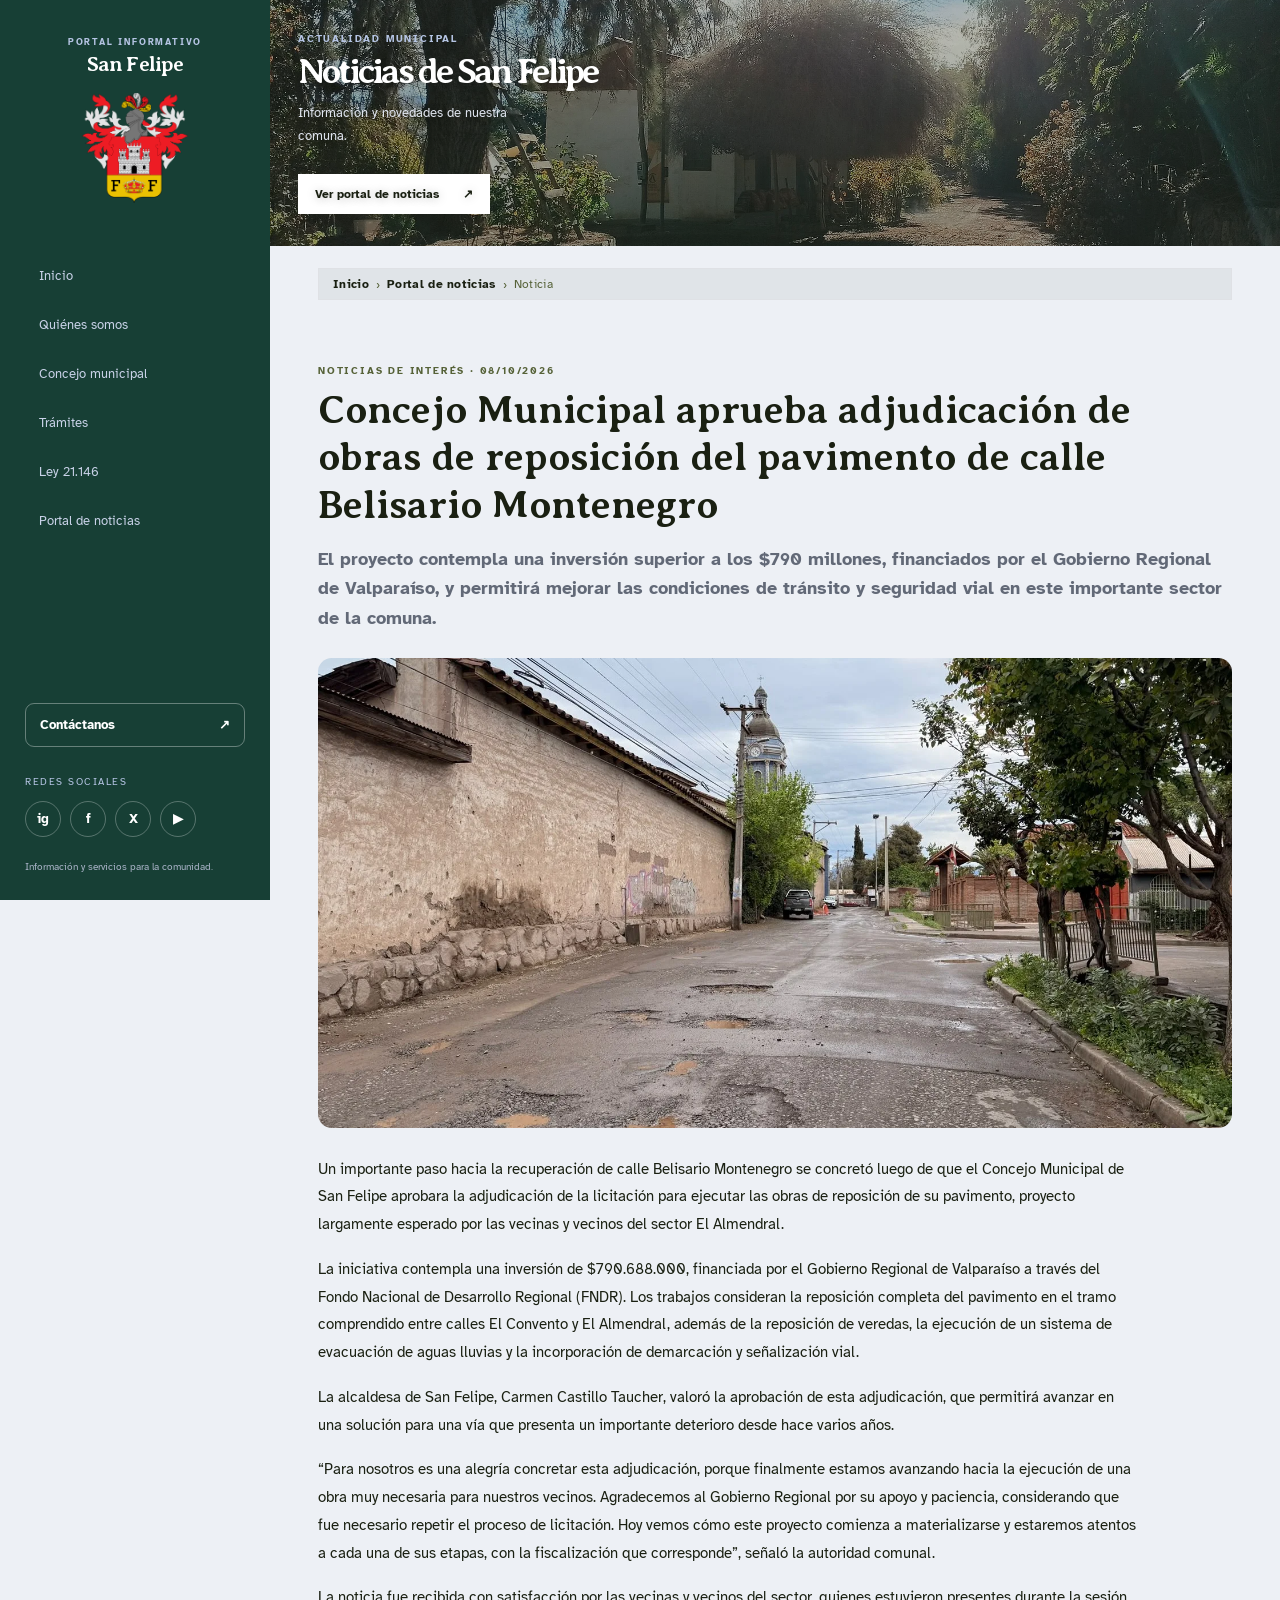
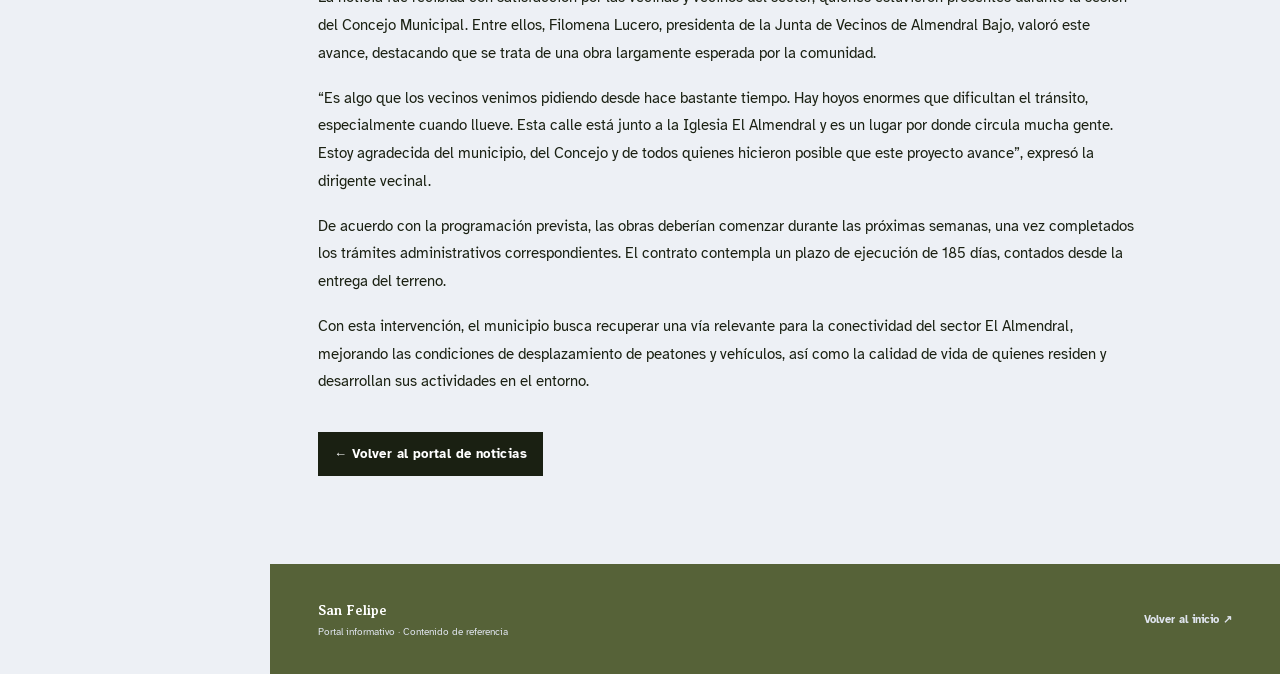
<file: noticia-pavimentacion-belisario-montenegro.html>
<!DOCTYPE html>
<html lang="es">
<head>
  <meta charset="UTF-8">
  <meta name="viewport" content="width=device-width, initial-scale=1">
  <meta name="description" content="El proyecto contempla una inversión superior a los $790 millones, financiados por el Gobierno Regional de Valparaíso, y permitirá mejorar las condiciones de tránsito y seguridad vial en este importante sector de la comuna.">
  <title>Concejo Municipal aprueba adjudicación de obras de reposición del pavimento de calle Belisario Montenegro | San Felipe</title>
  <link rel="stylesheet" href="styles.css">
  <script src="script.js" defer></script>
</head>
<body class="subpage">
  <a class="skip-link" href="#contenido">Saltar al contenido</a>
  <button class="menu-toggle" id="menuToggle" aria-label="Abrir menú" aria-expanded="false">
    <span></span><span></span><span></span>
  </button>

  <div class="page-layout">
    <aside class="sidebar" id="sidebar">
      <div class="brand">
        <div>
          <p class="eyebrow">Portal informativo</p>
          <h1>San Felipe</h1>
        </div>
        <img class="brand-mark" src="imagenes/Escudo_de_San_Felipe.svg.webp" alt="Escudo de San Felipe">
      </div>

      <nav class="main-nav" aria-label="Navegación principal">
        <a href="index.html">Inicio</a>
        <a href="quienes-somos.html">Quiénes somos</a>
        <a href="concejo-municipal.html">Concejo municipal</a>
        <a href="tramites.html">Trámites</a>
        <a href="ley-21146.html">Ley 21.146</a>
        <a href="noticias.html">Portal de noticias</a>
      </nav>

      <div class="sidebar-bottom">
        <a class="contact-link" href="#contacto">Contáctanos <span aria-hidden="true">↗</span></a>
        <p class="social-title">Redes sociales</p>
        <div class="social-links">
          <a href="https://www.instagram.com/munisanfelipe/" target="_blank" rel="noopener" aria-label="Instagram">ig</a>
          <a href="https://www.facebook.com/MuniSanFelipe/" target="_blank" rel="noopener" aria-label="Facebook">f</a>
          <a href="https://twitter.com/munisanfelipe" target="_blank" rel="noopener" aria-label="X">X</a>
          <a href="https://www.youtube.com/user/sanfelipedeaconcagua" target="_blank" rel="noopener" aria-label="YouTube">▶</a>
        </div>
        <p class="sidebar-note">Información y servicios para la comunidad.</p>
      </div>
    </aside>

    <main class="main-content" id="contenido" tabindex="-1">
      <header class="hero hero--sub" style="--hero-bg:url('imagenes/banner/banner-museo-canamo.webp');">
        <div class="hero-shape shape-one"></div><div class="hero-shape shape-two"></div>
        <div class="hero-copy"><p class="eyebrow">Actualidad municipal</p><h2>Noticias de San Felipe</h2>
        <p>Información y novedades de nuestra comuna.</p><a class="primary-button" href="noticias.html">Ver portal de noticias <span aria-hidden="true">↗</span></a></div>
        <div class="hero-label">San Felipe<br><strong>más cerca</strong></div>
      </header>
      <nav class="breadcrumb" aria-label="Ubicación actual"><a href="index.html">Inicio</a><span aria-hidden="true">›</span><a href="noticias.html">Portal de noticias</a><span aria-hidden="true">›</span><span>Noticia</span></nav>
      <article class="content-section article-detail">
        <p class="eyebrow">Noticias de interés · 08/10/2026</p>
        <h2>Concejo Municipal aprueba adjudicación de obras de reposición del pavimento de calle Belisario Montenegro</h2>
        <p class="article-lead">El proyecto contempla una inversión superior a los $790 millones, financiados por el Gobierno Regional de Valparaíso, y permitirá mejorar las condiciones de tránsito y seguridad vial en este importante sector de la comuna.</p>
        <img class="article-cover" src="imagenes/noticias/img-noticia-08-10-2026-02.webp" alt="Concejo Municipal aprueba adjudicación de obras de reposición del pavimento de calle Belisario Montenegro" fetchpriority="high">
        <div class="article-text"><p>Un importante paso hacia la recuperación de calle Belisario Montenegro se concretó luego de que el Concejo Municipal de San Felipe aprobara la adjudicación de la licitación para ejecutar las obras de reposición de su pavimento, proyecto largamente esperado por las vecinas y vecinos del sector El Almendral.</p>
<p>La iniciativa contempla una inversión de $790.688.000, financiada por el Gobierno Regional de Valparaíso a través del Fondo Nacional de Desarrollo Regional (FNDR). Los trabajos consideran la reposición completa del pavimento en el tramo comprendido entre calles El Convento y El Almendral, además de la reposición de veredas, la ejecución de un sistema de evacuación de aguas lluvias y la incorporación de demarcación y señalización vial.</p>
<p>La alcaldesa de San Felipe, Carmen Castillo Taucher, valoró la aprobación de esta adjudicación, que permitirá avanzar en una solución para una vía que presenta un importante deterioro desde hace varios años.</p>
<p>“Para nosotros es una alegría concretar esta adjudicación, porque finalmente estamos avanzando hacia la ejecución de una obra muy necesaria para nuestros vecinos. Agradecemos al Gobierno Regional por su apoyo y paciencia, considerando que fue necesario repetir el proceso de licitación. Hoy vemos cómo este proyecto comienza a materializarse y estaremos atentos a cada una de sus etapas, con la fiscalización que corresponde”, señaló la autoridad comunal.</p>
<p>La noticia fue recibida con satisfacción por las vecinas y vecinos del sector, quienes estuvieron presentes durante la sesión del Concejo Municipal. Entre ellos, Filomena Lucero, presidenta de la Junta de Vecinos de Almendral Bajo, valoró este avance, destacando que se trata de una obra largamente esperada por la comunidad.</p>
<p>“Es algo que los vecinos venimos pidiendo desde hace bastante tiempo. Hay hoyos enormes que dificultan el tránsito, especialmente cuando llueve. Esta calle está junto a la Iglesia El Almendral y es un lugar por donde circula mucha gente. Estoy agradecida del municipio, del Concejo y de todos quienes hicieron posible que este proyecto avance”, expresó la dirigente vecinal.</p>
<p>De acuerdo con la programación prevista, las obras deberían comenzar durante las próximas semanas, una vez completados los trámites administrativos correspondientes. El contrato contempla un plazo de ejecución de 185 días, contados desde la entrega del terreno.</p>
<p>Con esta intervención, el municipio busca recuperar una vía relevante para la conectividad del sector El Almendral, mejorando las condiciones de desplazamiento de peatones y vehículos, así como la calidad de vida de quienes residen y desarrollan sus actividades en el entorno.</p></div>
        <div class="article-links"><a class="text-link" href="noticias.html">← Volver al portal de noticias</a></div>
      </article>
      <footer id="contacto">
        <div>
          <strong>San Felipe</strong>
          <p>Portal informativo · Contenido de referencia</p>
        </div>
        <a href="index.html">Volver al inicio ↗</a>
      </footer>
    </main>
  </div>
</body>
</html>
</file>
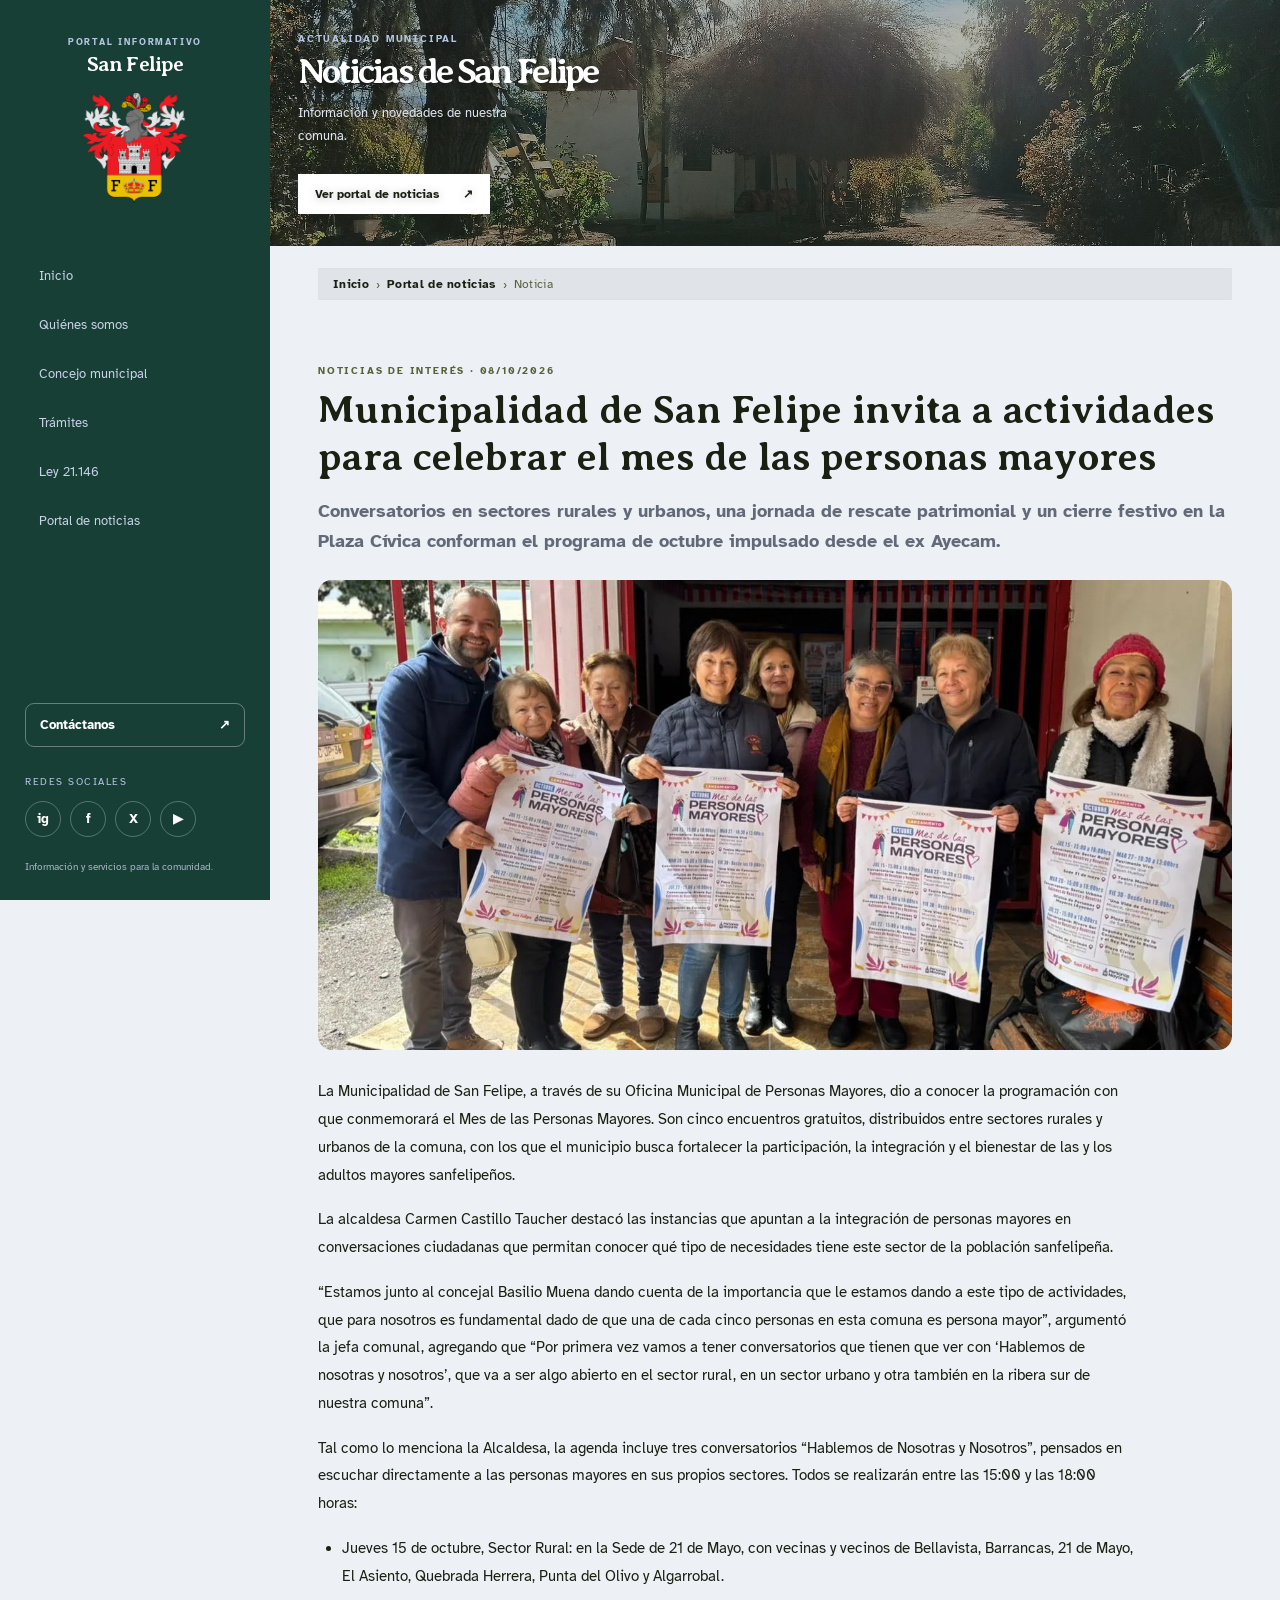
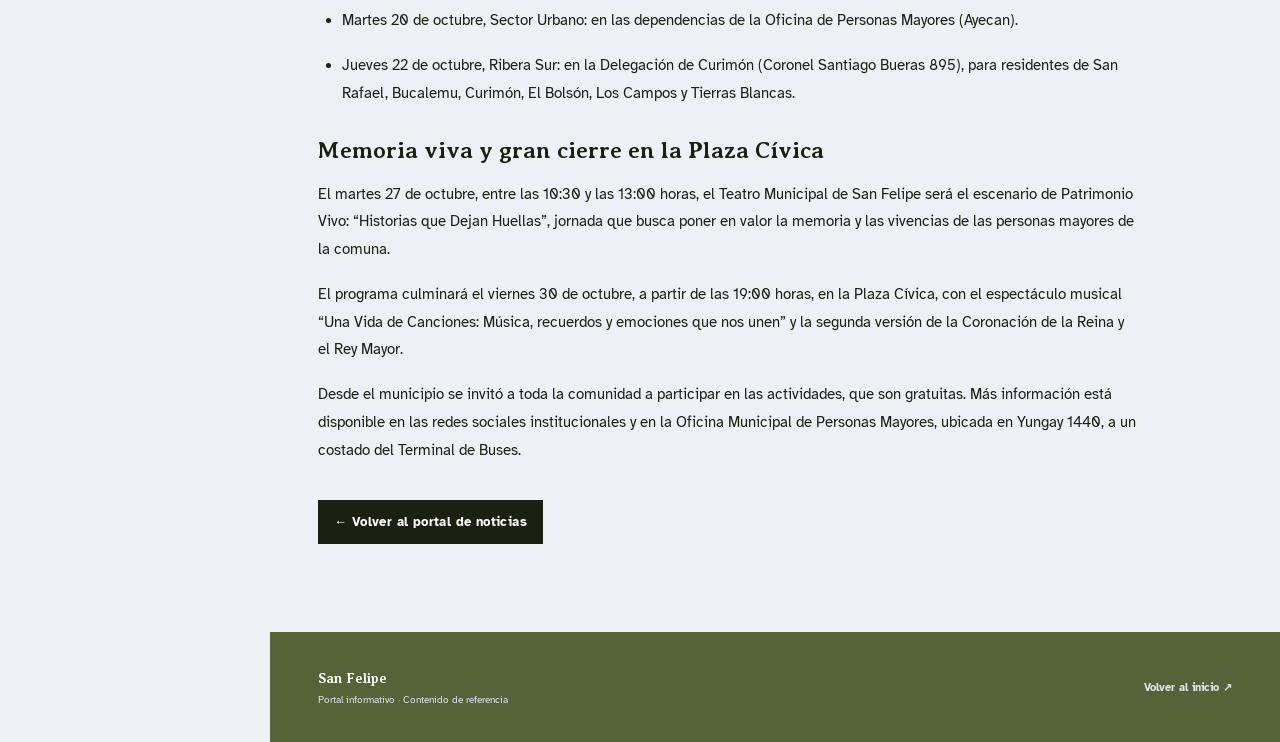
<file: noticia-personas-mayores.html>
<!DOCTYPE html>
<html lang="es">
<head>
  <meta charset="UTF-8">
  <meta name="viewport" content="width=device-width, initial-scale=1">
  <meta name="description" content="Conversatorios en sectores rurales y urbanos, una jornada de rescate patrimonial y un cierre festivo en la Plaza Cívica conforman el programa de octubre impulsado desde el ex Ayecam.">
  <title>Municipalidad de San Felipe invita a actividades para celebrar el mes de las personas mayores | San Felipe</title>
  <link rel="stylesheet" href="styles.css">
  <script src="script.js" defer></script>
</head>
<body class="subpage">
  <a class="skip-link" href="#contenido">Saltar al contenido</a>
  <button class="menu-toggle" id="menuToggle" aria-label="Abrir menú" aria-expanded="false">
    <span></span><span></span><span></span>
  </button>

  <div class="page-layout">
    <aside class="sidebar" id="sidebar">
      <div class="brand">
        <div>
          <p class="eyebrow">Portal informativo</p>
          <h1>San Felipe</h1>
        </div>
        <img class="brand-mark" src="imagenes/Escudo_de_San_Felipe.svg.webp" alt="Escudo de San Felipe">
      </div>

      <nav class="main-nav" aria-label="Navegación principal">
        <a href="index.html">Inicio</a>
        <a href="quienes-somos.html">Quiénes somos</a>
        <a href="concejo-municipal.html">Concejo municipal</a>
        <a href="tramites.html">Trámites</a>
        <a href="ley-21146.html">Ley 21.146</a>
        <a href="noticias.html">Portal de noticias</a>
      </nav>

      <div class="sidebar-bottom">
        <a class="contact-link" href="#contacto">Contáctanos <span aria-hidden="true">↗</span></a>
        <p class="social-title">Redes sociales</p>
        <div class="social-links">
          <a href="https://www.instagram.com/munisanfelipe/" target="_blank" rel="noopener" aria-label="Instagram">ig</a>
          <a href="https://www.facebook.com/MuniSanFelipe/" target="_blank" rel="noopener" aria-label="Facebook">f</a>
          <a href="https://twitter.com/munisanfelipe" target="_blank" rel="noopener" aria-label="X">X</a>
          <a href="https://www.youtube.com/user/sanfelipedeaconcagua" target="_blank" rel="noopener" aria-label="YouTube">▶</a>
        </div>
        <p class="sidebar-note">Información y servicios para la comunidad.</p>
      </div>
    </aside>

    <main class="main-content" id="contenido" tabindex="-1">
      <header class="hero hero--sub" style="--hero-bg:url('imagenes/banner/banner-museo-canamo.webp');">
        <div class="hero-shape shape-one"></div><div class="hero-shape shape-two"></div>
        <div class="hero-copy"><p class="eyebrow">Actualidad municipal</p><h2>Noticias de San Felipe</h2>
        <p>Información y novedades de nuestra comuna.</p><a class="primary-button" href="noticias.html">Ver portal de noticias <span aria-hidden="true">↗</span></a></div>
        <div class="hero-label">San Felipe<br><strong>más cerca</strong></div>
      </header>
      <nav class="breadcrumb" aria-label="Ubicación actual"><a href="index.html">Inicio</a><span aria-hidden="true">›</span><a href="noticias.html">Portal de noticias</a><span aria-hidden="true">›</span><span>Noticia</span></nav>
      <article class="content-section article-detail">
        <p class="eyebrow">Noticias de interés · 08/10/2026</p>
        <h2>Municipalidad de San Felipe invita a actividades para celebrar el mes de las personas mayores</h2>
        <p class="article-lead">Conversatorios en sectores rurales y urbanos, una jornada de rescate patrimonial y un cierre festivo en la Plaza Cívica conforman el programa de octubre impulsado desde el ex Ayecam.</p>
        <img class="article-cover" src="imagenes/noticias/img-noticia-08-10-2026-01.webp" alt="Municipalidad de San Felipe invita a actividades para celebrar el mes de las personas mayores" fetchpriority="high">
        <div class="article-text"><p>La Municipalidad de San Felipe, a través de su Oficina Municipal de Personas Mayores, dio a conocer la programación con que conmemorará el Mes de las Personas Mayores. Son cinco encuentros gratuitos, distribuidos entre sectores rurales y urbanos de la comuna, con los que el municipio busca fortalecer la participación, la integración y el bienestar de las y los adultos mayores sanfelipeños.</p>
<p>La alcaldesa Carmen Castillo Taucher destacó las instancias que apuntan a la integración de personas mayores en conversaciones ciudadanas que permitan conocer qué tipo de necesidades tiene este sector de la población sanfelipeña.</p>
<p>“Estamos junto al concejal Basilio Muena dando cuenta de la importancia que le estamos dando a este tipo de actividades, que para nosotros es fundamental dado de que una de cada cinco personas en esta comuna es persona mayor”, argumentó la jefa comunal, agregando que “Por primera vez vamos a tener conversatorios que tienen que ver con ‘Hablemos de nosotras y nosotros’, que va a ser algo abierto en el sector rural, en un sector urbano y otra también en la ribera sur de nuestra comuna”.</p>
<p>Tal como lo menciona la Alcaldesa, la agenda incluye tres conversatorios “Hablemos de Nosotras y Nosotros”, pensados en escuchar directamente a las personas mayores en sus propios sectores. Todos se realizarán entre las 15:00 y las 18:00 horas:</p>
<ul><li>Jueves 15 de octubre, Sector Rural: en la Sede de 21 de Mayo, con vecinas y vecinos de Bellavista, Barrancas, 21 de Mayo, El Asiento, Quebrada Herrera, Punta del Olivo y Algarrobal.</li><li>Martes 20 de octubre, Sector Urbano: en las dependencias de la Oficina de Personas Mayores (Ayecan).</li><li>Jueves 22 de octubre, Ribera Sur: en la Delegación de Curimón (Coronel Santiago Bueras 895), para residentes de San Rafael, Bucalemu, Curimón, El Bolsón, Los Campos y Tierras Blancas.</li></ul>
<h3>Memoria viva y gran cierre en la Plaza Cívica</h3>
<p>El martes 27 de octubre, entre las 10:30 y las 13:00 horas, el Teatro Municipal de San Felipe será el escenario de Patrimonio Vivo: “Historias que Dejan Huellas”, jornada que busca poner en valor la memoria y las vivencias de las personas mayores de la comuna.</p>
<p>El programa culminará el viernes 30 de octubre, a partir de las 19:00 horas, en la Plaza Cívica, con el espectáculo musical “Una Vida de Canciones: Música, recuerdos y emociones que nos unen” y la segunda versión de la Coronación de la Reina y el Rey Mayor.</p>
<p>Desde el municipio se invitó a toda la comunidad a participar en las actividades, que son gratuitas. Más información está disponible en las redes sociales institucionales y en la Oficina Municipal de Personas Mayores, ubicada en Yungay 1440, a un costado del Terminal de Buses.</p></div>
        <div class="article-links"><a class="text-link" href="noticias.html">← Volver al portal de noticias</a></div>
      </article>
      <footer id="contacto">
        <div>
          <strong>San Felipe</strong>
          <p>Portal informativo · Contenido de referencia</p>
        </div>
        <a href="index.html">Volver al inicio ↗</a>
      </footer>
    </main>
  </div>
</body>
</html>
</file>
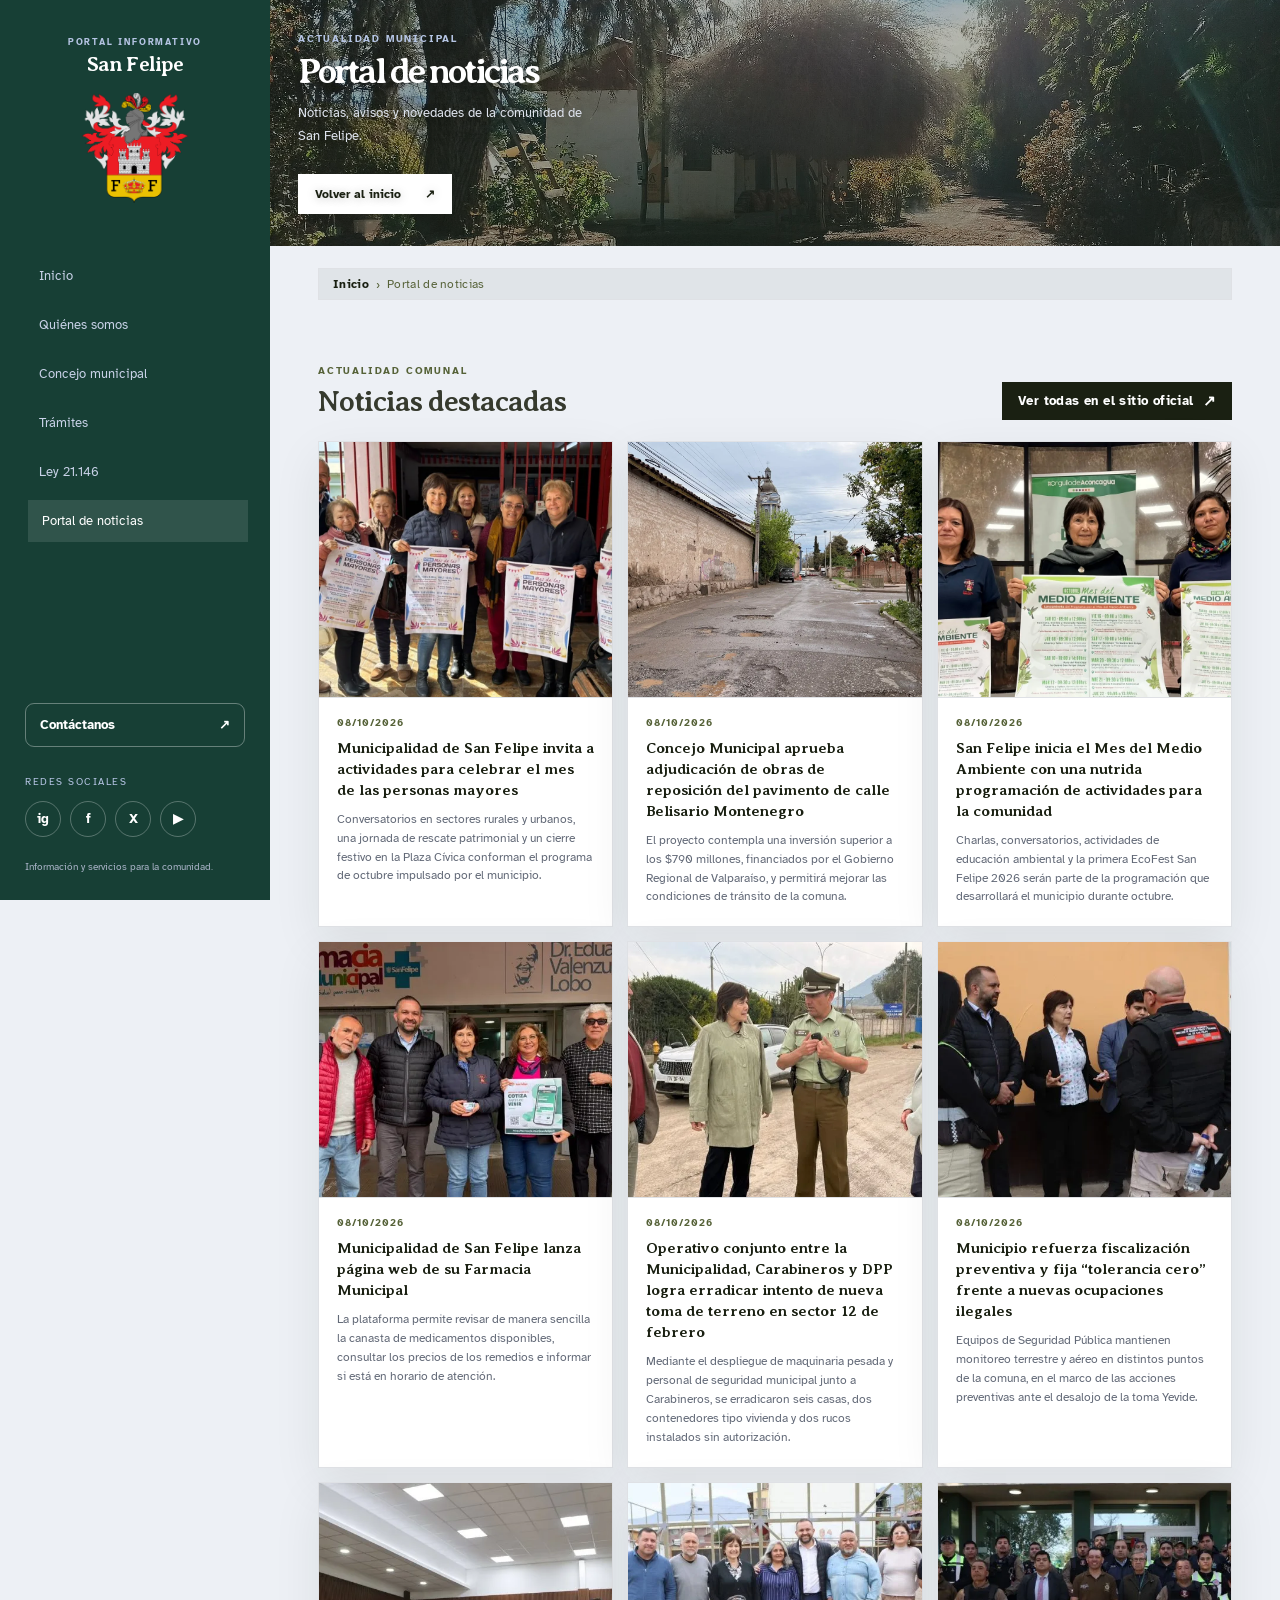
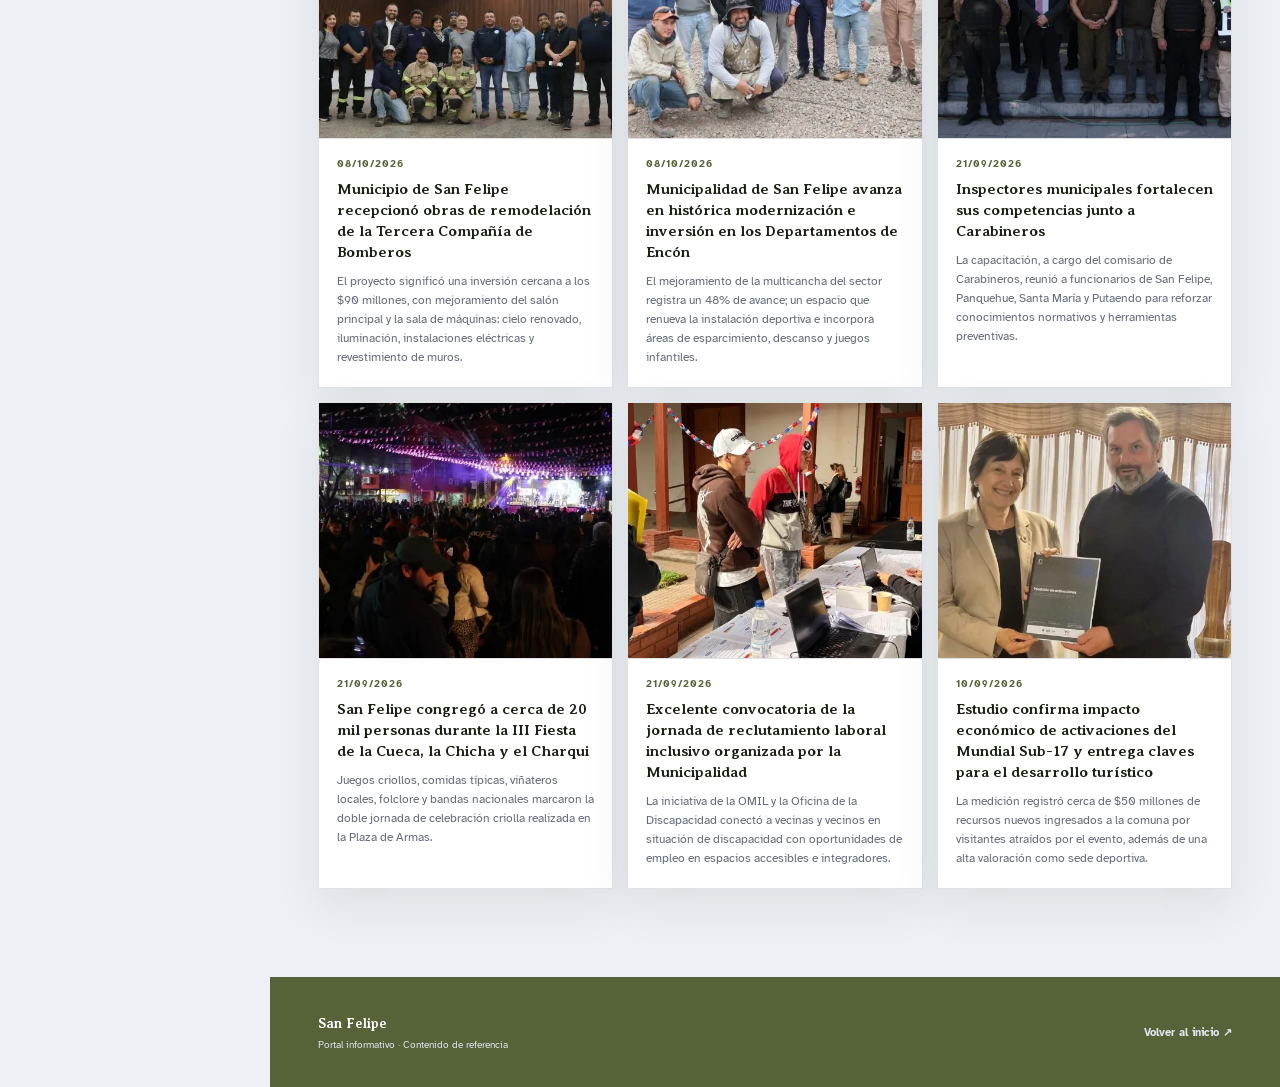
<file: noticias.html>
<!DOCTYPE html>
<html lang="es">
<head>
  <meta charset="UTF-8">
  <meta name="viewport" content="width=device-width, initial-scale=1">
  <meta name="description" content="Portal de noticias | San Felipe">
  <title>Portal de noticias | San Felipe</title>
  <link rel="stylesheet" href="styles.css">
  <script src="script.js" defer></script>
</head>
<body class="subpage">
  <a class="skip-link" href="#contenido">Saltar al contenido</a>
  <button class="menu-toggle" id="menuToggle" aria-label="Abrir menú" aria-expanded="false">
    <span></span><span></span><span></span>
  </button>

  <div class="page-layout">
    <aside class="sidebar" id="sidebar">
      <div class="brand">
        <div>
          <p class="eyebrow">Portal informativo</p>
          <h1>San Felipe</h1>
        </div>
        <img class="brand-mark" src="imagenes/Escudo_de_San_Felipe.svg.webp" alt="Escudo de San Felipe">
      </div>

      <nav class="main-nav" aria-label="Navegación principal">
        <a href="index.html">Inicio</a>
        <a href="quienes-somos.html">Quiénes somos</a>
        <a href="concejo-municipal.html">Concejo municipal</a>
        <a href="tramites.html">Trámites</a>
        <a href="ley-21146.html">Ley 21.146</a>
        <a href="noticias.html">Portal de noticias</a>
      </nav>

      <div class="sidebar-bottom">
        <a class="contact-link" href="#contacto">Contáctanos <span aria-hidden="true">↗</span></a>
        <p class="social-title">Redes sociales</p>
        <div class="social-links">
          <a href="https://www.instagram.com/munisanfelipe/" target="_blank" rel="noopener" aria-label="Instagram">ig</a>
          <a href="https://www.facebook.com/MuniSanFelipe/" target="_blank" rel="noopener" aria-label="Facebook">f</a>
          <a href="https://twitter.com/munisanfelipe" target="_blank" rel="noopener" aria-label="X">X</a>
          <a href="https://www.youtube.com/user/sanfelipedeaconcagua" target="_blank" rel="noopener" aria-label="YouTube">▶</a>
        </div>
        <p class="sidebar-note">Información y servicios para la comunidad.</p>
      </div>
    </aside>

    <main class="main-content" id="contenido" tabindex="-1">
      <header class="hero hero--sub" id="noticias" style="--hero-bg:url('imagenes/banner/banner-museo-canamo.webp');">
        <div class="hero-shape shape-one"></div>
        <div class="hero-shape shape-two"></div>
        <div class="hero-copy">
          <p class="eyebrow">Actualidad municipal</p>
          <h2>Portal de noticias</h2>
          <p>Noticias, avisos y novedades de la comunidad de San Felipe.</p>
          <a class="primary-button" href="index.html">Volver al inicio <span aria-hidden="true">↗</span></a>
        </div>
        <div class="hero-label">San Felipe<br><strong>más cerca</strong></div>
      </header>

      <nav class="breadcrumb" aria-label="Ubicación actual">
        <a href="index.html">Inicio</a>
        <span aria-hidden="true">›</span>
        <span>Portal de noticias</span>
      </nav>

      <section class="content-section">
        <div class="section-heading">
          <div>
            <p class="eyebrow">Actualidad comunal</p>
            <h2>Noticias destacadas</h2>
          </div>
          <a class="text-link" href="https://munisanfelipe.cl/?page_id=4725" target="_blank" rel="noopener">Ver todas en el sitio oficial <span aria-hidden="true">↗</span></a>
        </div>
        <div class="news-grid">
          <a class="news-post" href="noticia-personas-mayores.html">
            <img src="imagenes/noticias/img-noticia-08-10-2026-01.webp" alt="Actividades del mes de las personas mayores">
            <div class="news-post-body">
              <p class="news-post-date">08/10/2026</p>
              <h3>Municipalidad de San Felipe invita a actividades para celebrar el mes de las personas mayores</h3>
              <p>Conversatorios en sectores rurales y urbanos, una jornada de rescate patrimonial y un cierre festivo en la Plaza Cívica conforman el programa de octubre impulsado por el municipio.</p>
            </div>
          </a>
          <a class="news-post" href="noticia-pavimentacion-belisario-montenegro.html">
            <img src="imagenes/noticias/img-noticia-08-10-2026-02.webp" alt="Obras de reposición de pavimento en calle Belisario Montenegro">
            <div class="news-post-body">
              <p class="news-post-date">08/10/2026</p>
              <h3>Concejo Municipal aprueba adjudicación de obras de reposición del pavimento de calle Belisario Montenegro</h3>
              <p>El proyecto contempla una inversión superior a los $790 millones, financiados por el Gobierno Regional de Valparaíso, y permitirá mejorar las condiciones de tránsito de la comuna.</p>
            </div>
          </a>
          <a class="news-post" href="noticia-mes-medio-ambiente.html">
            <img src="imagenes/noticias/img-noticia-08-10-2026-03.webp" alt="Programación del Mes del Medio Ambiente">
            <div class="news-post-body">
              <p class="news-post-date">08/10/2026</p>
              <h3>San Felipe inicia el Mes del Medio Ambiente con una nutrida programación de actividades para la comunidad</h3>
              <p>Charlas, conversatorios, actividades de educación ambiental y la primera EcoFest San Felipe 2026 serán parte de la programación que desarrollará el municipio durante octubre.</p>
            </div>
          </a>
          <a class="news-post" href="https://munisanfelipe.cl/?p=9653" target="_blank" rel="noopener">
            <img src="imagenes/noticias/img-noticia-08-10-2026-04.webp" alt="Página web de la Farmacia Municipal">
            <div class="news-post-body">
              <p class="news-post-date">08/10/2026</p>
              <h3>Municipalidad de San Felipe lanza página web de su Farmacia Municipal</h3>
              <p>La plataforma permite revisar de manera sencilla la canasta de medicamentos disponibles, consultar los precios de los remedios e informar si está en horario de atención.</p>
            </div>
          </a>
          <a class="news-post" href="https://munisanfelipe.cl/?p=9650" target="_blank" rel="noopener">
            <img src="imagenes/noticias/img-noticia-08-10-2026-05.webp" alt="Operativo en sector 12 de febrero">
            <div class="news-post-body">
              <p class="news-post-date">08/10/2026</p>
              <h3>Operativo conjunto entre la Municipalidad, Carabineros y DPP logra erradicar intento de nueva toma de terreno en sector 12 de febrero</h3>
              <p>Mediante el despliegue de maquinaria pesada y personal de seguridad municipal junto a Carabineros, se erradicaron seis casas, dos contenedores tipo vivienda y dos rucos instalados sin autorización.</p>
            </div>
          </a>
          <a class="news-post" href="https://munisanfelipe.cl/?p=9647" target="_blank" rel="noopener">
            <img src="imagenes/noticias/img-noticia-08-10-2026-06.webp" alt="Fiscalización preventiva municipal">
            <div class="news-post-body">
              <p class="news-post-date">08/10/2026</p>
              <h3>Municipio refuerza fiscalización preventiva y fija “tolerancia cero” frente a nuevas ocupaciones ilegales</h3>
              <p>Equipos de Seguridad Pública mantienen monitoreo terrestre y aéreo en distintos puntos de la comuna, en el marco de las acciones preventivas ante el desalojo de la toma Yevide.</p>
            </div>
          </a>
          <a class="news-post" href="https://munisanfelipe.cl/?p=9643" target="_blank" rel="noopener">
            <img src="imagenes/noticias/img-noticia-08-10-2026-07.webp" alt="Remodelación de la Tercera Compañía de Bomberos">
            <div class="news-post-body">
              <p class="news-post-date">08/10/2026</p>
              <h3>Municipio de San Felipe recepcionó obras de remodelación de la Tercera Compañía de Bomberos</h3>
              <p>El proyecto significó una inversión cercana a los $90 millones, con mejoramiento del salón principal y la sala de máquinas: cielo renovado, iluminación, instalaciones eléctricas y revestimiento de muros.</p>
            </div>
          </a>
          <a class="news-post" href="https://munisanfelipe.cl/?p=9640" target="_blank" rel="noopener">
            <img src="imagenes/noticias/img-noticia-08-10-2026-08.webp" alt="Obras en los Departamentos de Encón">
            <div class="news-post-body">
              <p class="news-post-date">08/10/2026</p>
              <h3>Municipalidad de San Felipe avanza en histórica modernización e inversión en los Departamentos de Encón</h3>
              <p>El mejoramiento de la multicancha del sector registra un 48% de avance; un espacio que renueva la instalación deportiva e incorpora áreas de esparcimiento, descanso y juegos infantiles.</p>
            </div>
          </a>
          <a class="news-post" href="https://munisanfelipe.cl/?p=9597" target="_blank" rel="noopener">
            <img src="imagenes/noticias/img-noticia-21-09-2026-09.webp" alt="Capacitación de inspectores municipales">
            <div class="news-post-body">
              <p class="news-post-date">21/09/2026</p>
              <h3>Inspectores municipales fortalecen sus competencias junto a Carabineros</h3>
              <p>La capacitación, a cargo del comisario de Carabineros, reunió a funcionarios de San Felipe, Panquehue, Santa María y Putaendo para reforzar conocimientos normativos y herramientas preventivas.</p>
            </div>
          </a>
          <a class="news-post" href="https://munisanfelipe.cl/?p=9594" target="_blank" rel="noopener">
            <img src="imagenes/noticias/img-noticia-21-09-2026-10.webp" alt="Fiesta de la Cueca, la Chicha y el Charqui">
            <div class="news-post-body">
              <p class="news-post-date">21/09/2026</p>
              <h3>San Felipe congregó a cerca de 20 mil personas durante la III Fiesta de la Cueca, la Chicha y el Charqui</h3>
              <p>Juegos criollos, comidas típicas, viñateros locales, folclore y bandas nacionales marcaron la doble jornada de celebración criolla realizada en la Plaza de Armas.</p>
            </div>
          </a>
          <a class="news-post" href="https://munisanfelipe.cl/?p=9591" target="_blank" rel="noopener">
            <img src="imagenes/noticias/img-noticia-21-09-2026-11.webp" alt="Jornada de reclutamiento laboral inclusivo">
            <div class="news-post-body">
              <p class="news-post-date">21/09/2026</p>
              <h3>Excelente convocatoria de la jornada de reclutamiento laboral inclusivo organizada por la Municipalidad</h3>
              <p>La iniciativa de la OMIL y la Oficina de la Discapacidad conectó a vecinas y vecinos en situación de discapacidad con oportunidades de empleo en espacios accesibles e integradores.</p>
            </div>
          </a>
          <a class="news-post" href="https://munisanfelipe.cl/?p=9569" target="_blank" rel="noopener">
            <img src="imagenes/noticias/img-noticia-10-09-2026-12.webp" alt="Estudio económico del Mundial Sub-17">
            <div class="news-post-body">
              <p class="news-post-date">10/09/2026</p>
              <h3>Estudio confirma impacto económico de activaciones del Mundial Sub-17 y entrega claves para el desarrollo turístico</h3>
              <p>La medición registró cerca de $50 millones de recursos nuevos ingresados a la comuna por visitantes atraídos por el evento, además de una alta valoración como sede deportiva.</p>
            </div>
          </a>
        </div>
      </section>

      <footer id="contacto">
        <div>
          <strong>San Felipe</strong>
          <p>Portal informativo · Contenido de referencia</p>
        </div>
        <a href="index.html">Volver al inicio ↗</a>
      </footer>
    </main>
  </div>
</body>
</html>
</file>
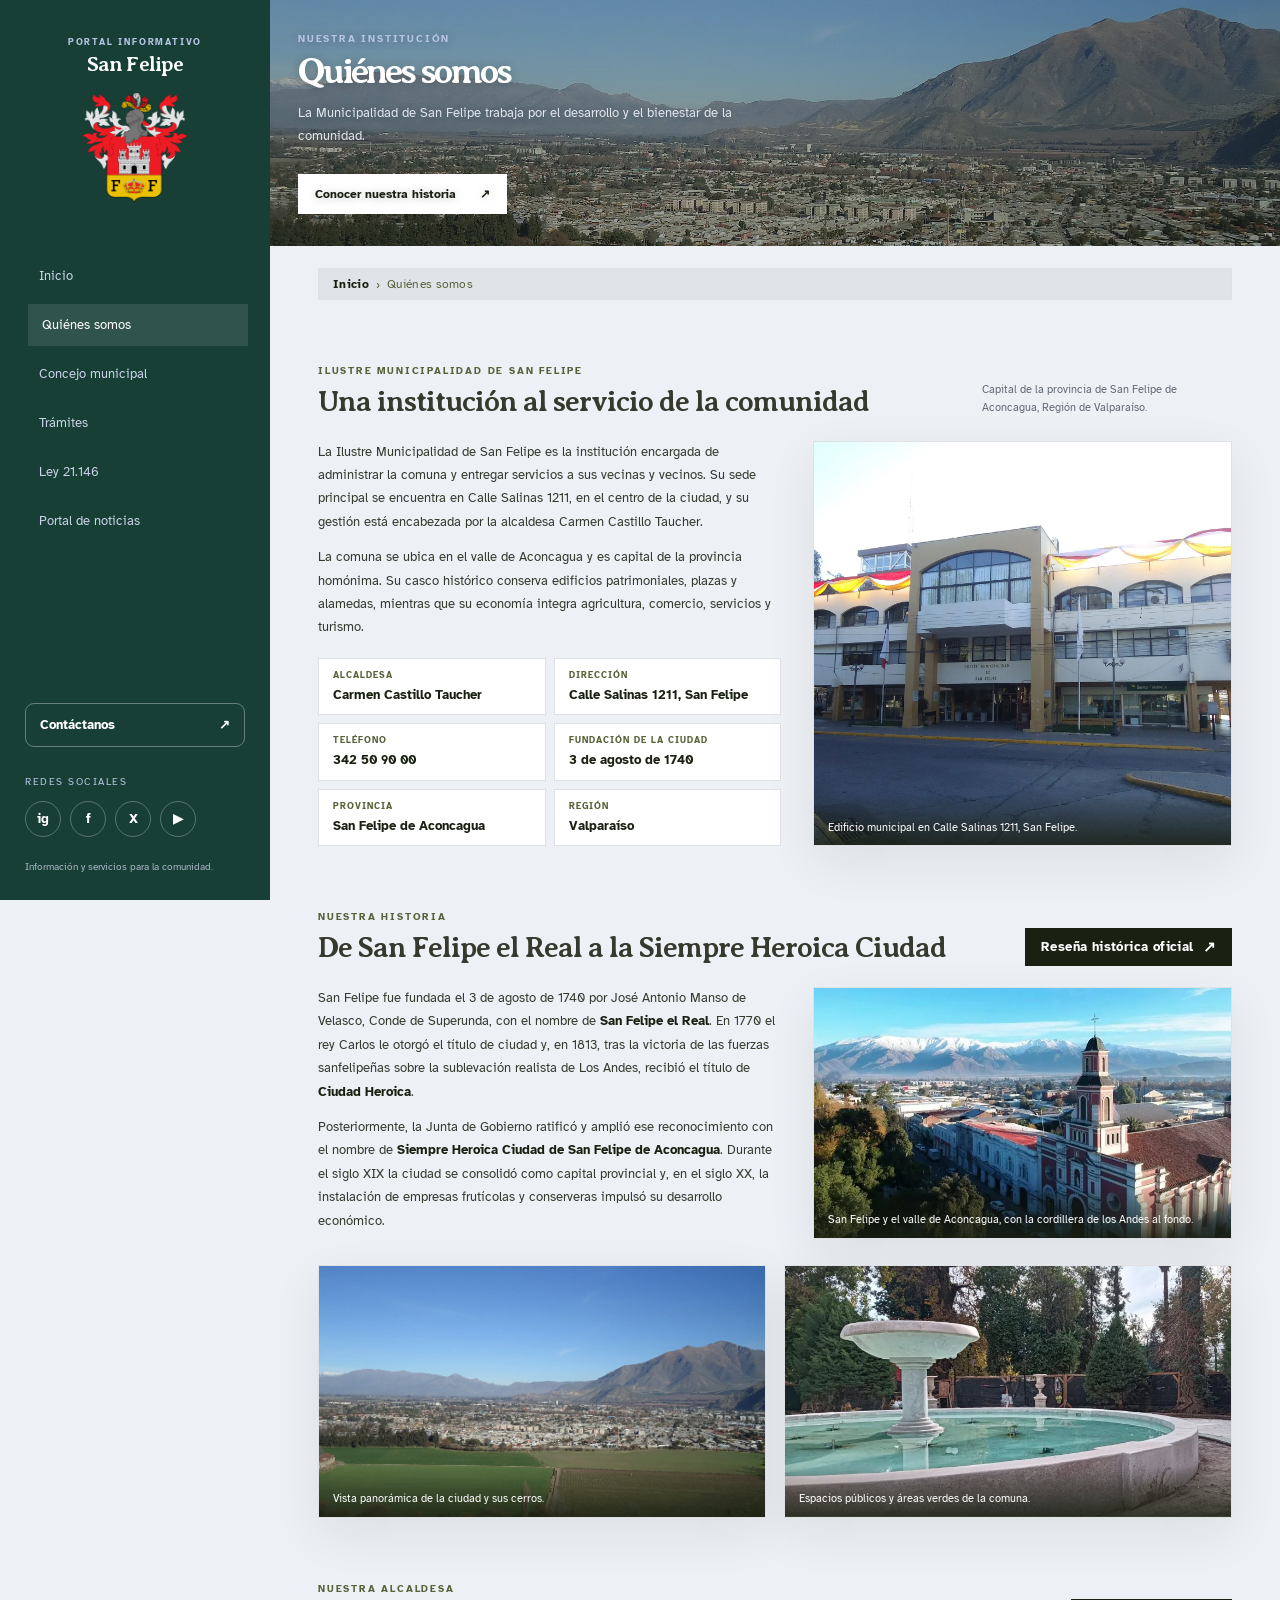
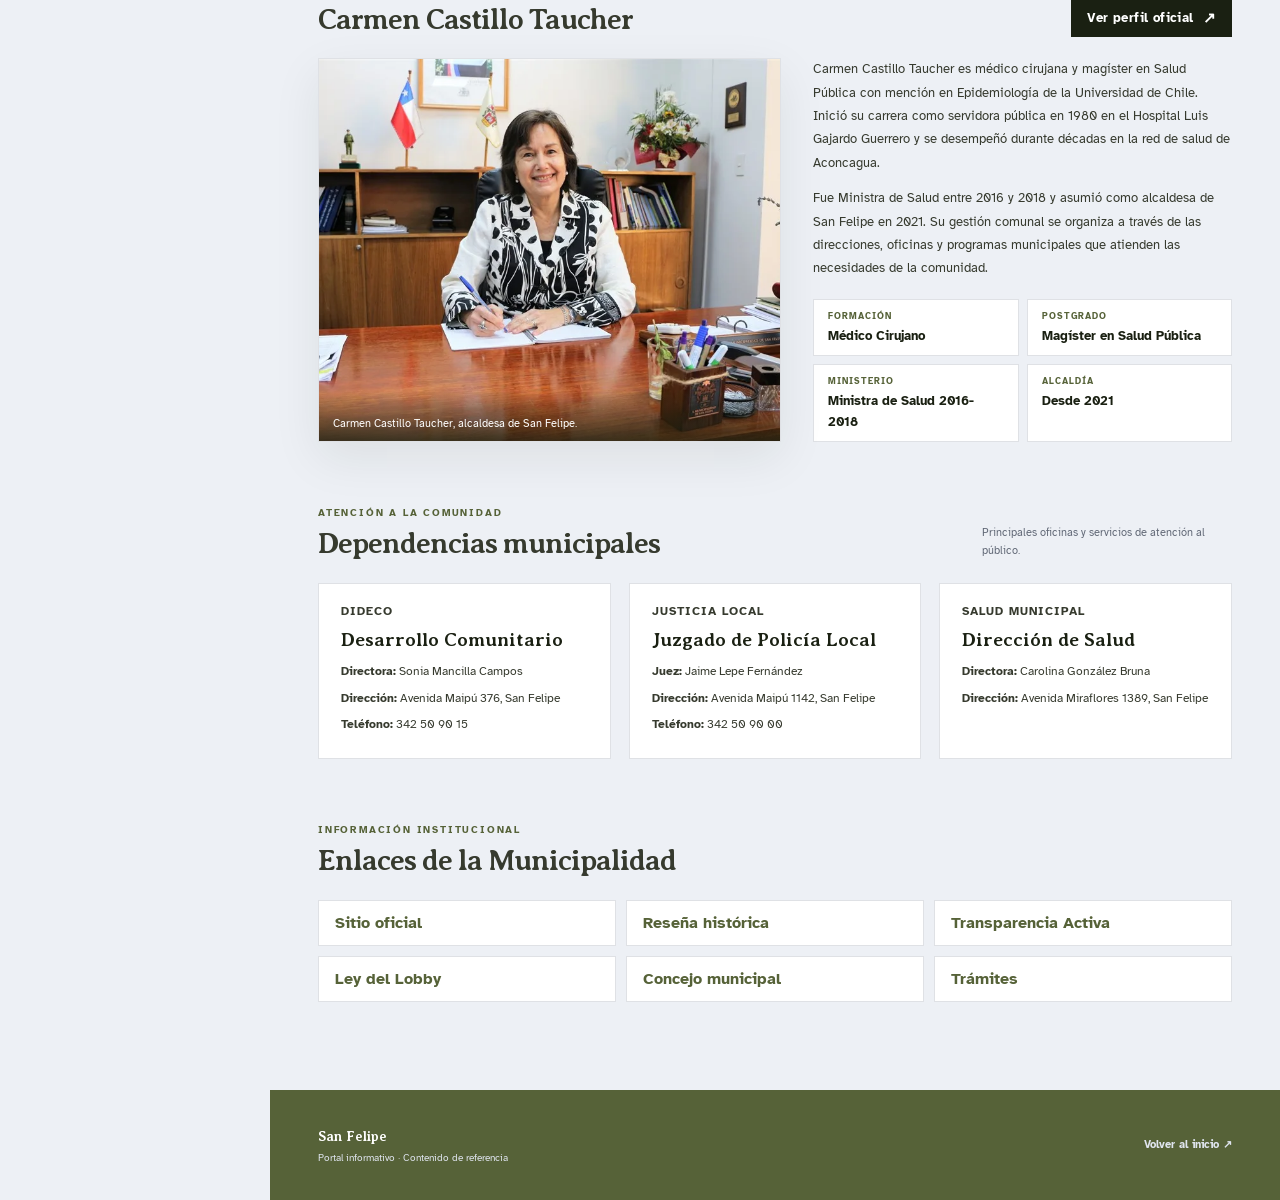
<file: quienes-somos.html>
<!DOCTYPE html>
<html lang="es">
<head>
  <meta charset="UTF-8">
  <meta name="viewport" content="width=device-width, initial-scale=1">
  <meta name="description" content="Quiénes somos | Ilustre Municipalidad de San Felipe">
  <title>Quiénes somos | San Felipe</title>
  <link rel="stylesheet" href="styles.css">
  <script src="script.js" defer></script>
</head>
<body class="subpage">
  <a class="skip-link" href="#contenido">Saltar al contenido</a>
  <button class="menu-toggle" id="menuToggle" aria-label="Abrir menú" aria-expanded="false">
    <span></span><span></span><span></span>
  </button>

  <div class="page-layout">
    <aside class="sidebar" id="sidebar">
      <div class="brand">
        <div>
          <p class="eyebrow">Portal informativo</p>
          <h1>San Felipe</h1>
        </div>
        <img class="brand-mark" src="imagenes/Escudo_de_San_Felipe.svg.webp" alt="Escudo de San Felipe">
      </div>

      <nav class="main-nav" aria-label="Navegación principal">
        <a href="index.html">Inicio</a>
        <a href="quienes-somos.html">Quiénes somos</a>
        <a href="concejo-municipal.html">Concejo municipal</a>
        <a href="tramites.html">Trámites</a>
        <a href="ley-21146.html">Ley 21.146</a>
        <a href="noticias.html">Portal de noticias</a>
      </nav>

      <div class="sidebar-bottom">
        <a class="contact-link" href="#contacto">Contáctanos <span aria-hidden="true">↗</span></a>
        <p class="social-title">Redes sociales</p>
        <div class="social-links">
          <a href="https://www.instagram.com/munisanfelipe/" target="_blank" rel="noopener" aria-label="Instagram">ig</a>
          <a href="https://www.facebook.com/MuniSanFelipe/" target="_blank" rel="noopener" aria-label="Facebook">f</a>
          <a href="https://twitter.com/munisanfelipe" target="_blank" rel="noopener" aria-label="X">X</a>
          <a href="https://www.youtube.com/user/sanfelipedeaconcagua" target="_blank" rel="noopener" aria-label="YouTube">▶</a>
        </div>
        <p class="sidebar-note">Información y servicios para la comunidad.</p>
      </div>
    </aside>

    <main class="main-content" id="contenido" tabindex="-1">
      <header class="hero hero--sub" id="quienes-somos" style="--hero-bg:url('imagenes/banner/banner-vista-aerea.webp');">
        <div class="hero-shape shape-one"></div>
        <div class="hero-shape shape-two"></div>
        <div class="hero-copy">
          <p class="eyebrow">Nuestra institución</p>
          <h2>Quiénes somos</h2>
          <p>La Municipalidad de San Felipe trabaja por el desarrollo y el bienestar de la comunidad.</p>
          <a class="primary-button" href="#historia">Conocer nuestra historia <span aria-hidden="true">↗</span></a>
        </div>
        <div class="hero-label">San Felipe<br><strong>más cerca</strong></div>
      </header>

      <nav class="breadcrumb" aria-label="Ubicación actual">
        <a href="index.html">Inicio</a>
        <span aria-hidden="true">›</span>
        <span>Quiénes somos</span>
      </nav>

      <section class="content-section about-intro">
        <div class="section-heading">
          <div>
            <p class="eyebrow">Ilustre Municipalidad de San Felipe</p>
            <h2>Una institución al servicio de la comunidad</h2>
          </div>
          <p class="section-caption">Capital de la provincia de San Felipe de Aconcagua, Región de Valparaíso.</p>
        </div>

        <div class="about-grid">
          <div class="about-copy">
            <p>La Ilustre Municipalidad de San Felipe es la institución encargada de administrar la comuna y entregar servicios a sus vecinas y vecinos. Su sede principal se encuentra en Calle Salinas 1211, en el centro de la ciudad, y su gestión está encabezada por la alcaldesa Carmen Castillo Taucher.</p>
            <p>La comuna se ubica en el valle de Aconcagua y es capital de la provincia homónima. Su casco histórico conserva edificios patrimoniales, plazas y alamedas, mientras que su economía integra agricultura, comercio, servicios y turismo.</p>
            <ul class="facts-list">
              <li><span>Alcaldesa</span><strong>Carmen Castillo Taucher</strong></li>
              <li><span>Dirección</span><strong>Calle Salinas 1211, San Felipe</strong></li>
              <li><span>Teléfono</span><strong>342 50 90 00</strong></li>
              <li><span>Fundación de la ciudad</span><strong>3 de agosto de 1740</strong></li>
              <li><span>Provincia</span><strong>San Felipe de Aconcagua</strong></li>
              <li><span>Región</span><strong>Valparaíso</strong></li>
            </ul>
          </div>
          <figure class="about-figure">
            <img src="imagenes/img-tramite-patentes.webp" alt="Edificio de la Ilustre Municipalidad de San Felipe" width="1920" height="1440">
            <figcaption>Edificio municipal en Calle Salinas 1211, San Felipe.</figcaption>
          </figure>
        </div>
      </section>

      <section class="content-section about-history" id="historia">
        <div class="section-heading">
          <div>
            <p class="eyebrow">Nuestra historia</p>
            <h2>De San Felipe el Real a la Siempre Heroica Ciudad</h2>
          </div>
          <a class="text-link" href="https://munisanfelipe.cl/?page_id=2291" target="_blank" rel="noopener">Reseña histórica oficial <span aria-hidden="true">↗</span></a>
        </div>

        <div class="about-grid">
          <div class="about-copy">
            <p>San Felipe fue fundada el 3 de agosto de 1740 por José Antonio Manso de Velasco, Conde de Superunda, con el nombre de <strong>San Felipe el Real</strong>. En 1770 el rey Carlos le otorgó el título de ciudad y, en 1813, tras la victoria de las fuerzas sanfelipeñas sobre la sublevación realista de Los Andes, recibió el título de <strong>Ciudad Heroica</strong>.</p>
            <p>Posteriormente, la Junta de Gobierno ratificó y amplió ese reconocimiento con el nombre de <strong>Siempre Heroica Ciudad de San Felipe de Aconcagua</strong>. Durante el siglo XIX la ciudad se consolidó como capital provincial y, en el siglo XX, la instalación de empresas frutícolas y conserveras impulsó su desarrollo económico.</p>
          </div>
          <figure class="about-figure about-figure--panorama">
            <img src="imagenes/San Felipe.webp" alt="Iglesia y valle de San Felipe con la cordillera de los Andes al fondo" width="800" height="479" loading="lazy">
            <figcaption>San Felipe y el valle de Aconcagua, con la cordillera de los Andes al fondo.</figcaption>
          </figure>
        </div>

        <div class="about-gallery">
          <figure class="about-figure">
            <img src="imagenes/banner/banner-vista-aerea.webp" alt="Vista panorámica de la ciudad de San Felipe" width="1920" height="1081" loading="lazy">
            <figcaption>Vista panorámica de la ciudad y sus cerros.</figcaption>
          </figure>
          <figure class="about-figure">
            <img src="imagenes/Pileta.webp" alt="Pileta de la Plaza de Armas de San Felipe" width="820" height="460" loading="lazy">
            <figcaption>Espacios públicos y áreas verdes de la comuna.</figcaption>
          </figure>
        </div>
      </section>

      <section class="content-section about-mayor">
        <div class="section-heading">
          <div>
            <p class="eyebrow">Nuestra alcaldesa</p>
            <h2>Carmen Castillo Taucher</h2>
          </div>
          <a class="text-link" href="https://munisanfelipe.cl/?page_id=2256" target="_blank" rel="noopener">Ver perfil oficial <span aria-hidden="true">↗</span></a>
        </div>

        <div class="about-grid about-grid--reverse">
          <div class="about-copy">
            <p>Carmen Castillo Taucher es médico cirujana y magíster en Salud Pública con mención en Epidemiología de la Universidad de Chile. Inició su carrera como servidora pública en 1980 en el Hospital Luis Gajardo Guerrero y se desempeñó durante décadas en la red de salud de Aconcagua.</p>
            <p>Fue Ministra de Salud entre 2016 y 2018 y asumió como alcaldesa de San Felipe en 2021. Su gestión comunal se organiza a través de las direcciones, oficinas y programas municipales que atienden las necesidades de la comunidad.</p>
            <ul class="facts-list">
              <li><span>Formación</span><strong>Médico Cirujano</strong></li>
              <li><span>Postgrado</span><strong>Magíster en Salud Pública</strong></li>
              <li><span>Ministerio</span><strong>Ministra de Salud 2016-2018</strong></li>
              <li><span>Alcaldía</span><strong>Desde 2021</strong></li>
            </ul>
          </div>
          <figure class="about-figure about-figure--portrait">
            <img src="imagenes/alcaldesa-carmen-castillo.webp" alt="Retrato de la alcaldesa de San Felipe, Carmen Castillo Taucher" width="900" height="600" loading="lazy">
            <figcaption>Carmen Castillo Taucher, alcaldesa de San Felipe.</figcaption>
          </figure>
        </div>
      </section>

      <section class="content-section about-offices">
        <div class="section-heading">
          <div>
            <p class="eyebrow">Atención a la comunidad</p>
            <h2>Dependencias municipales</h2>
          </div>
          <p class="section-caption">Principales oficinas y servicios de atención al público.</p>
        </div>

        <div class="pillars-grid">
          <article class="pillar">
            <div class="pillar-body">
              <p class="card-kicker">DIDECO</p>
              <h3>Desarrollo Comunitario</h3>
              <p><strong>Directora:</strong> Sonia Mancilla Campos</p>
              <p><strong>Dirección:</strong> Avenida Maipú 376, San Felipe</p>
              <p><strong>Teléfono:</strong> 342 50 90 15</p>
            </div>
          </article>
          <article class="pillar">
            <div class="pillar-body">
              <p class="card-kicker">Justicia local</p>
              <h3>Juzgado de Policía Local</h3>
              <p><strong>Juez:</strong> Jaime Lepe Fernández</p>
              <p><strong>Dirección:</strong> Avenida Maipú 1142, San Felipe</p>
              <p><strong>Teléfono:</strong> 342 50 90 00</p>
            </div>
          </article>
          <article class="pillar">
            <div class="pillar-body">
              <p class="card-kicker">Salud municipal</p>
              <h3>Dirección de Salud</h3>
              <p><strong>Directora:</strong> Carolina González Bruna</p>
              <p><strong>Dirección:</strong> Avenida Miraflores 1389, San Felipe</p>
            </div>
          </article>
        </div>
      </section>

      <section class="content-section about-links">
        <div class="section-heading">
          <div>
            <p class="eyebrow">Información institucional</p>
            <h2>Enlaces de la Municipalidad</h2>
          </div>
        </div>

        <ul class="document-list">
          <li><a href="https://munisanfelipe.cl/" target="_blank" rel="noopener">Sitio oficial</a></li>
          <li><a href="https://munisanfelipe.cl/?page_id=2291" target="_blank" rel="noopener">Reseña histórica</a></li>
          <li><a href="https://www.portaltransparencia.cl/PortalPdT/directorio-de-organismos-regulados/?org=MU286" target="_blank" rel="noopener">Transparencia Activa</a></li>
          <li><a href="https://www.leylobby.gob.cl/instituciones/MU286" target="_blank" rel="noopener">Ley del Lobby</a></li>
          <li><a href="concejo-municipal.html">Concejo municipal</a></li>
          <li><a href="tramites.html">Trámites</a></li>
        </ul>
      </section>

      <footer id="contacto">
        <div>
          <strong>San Felipe</strong>
          <p>Portal informativo · Contenido de referencia</p>
        </div>
        <a href="index.html">Volver al inicio ↗</a>
      </footer>
    </main>
  </div>
</body>
</html>
</file>
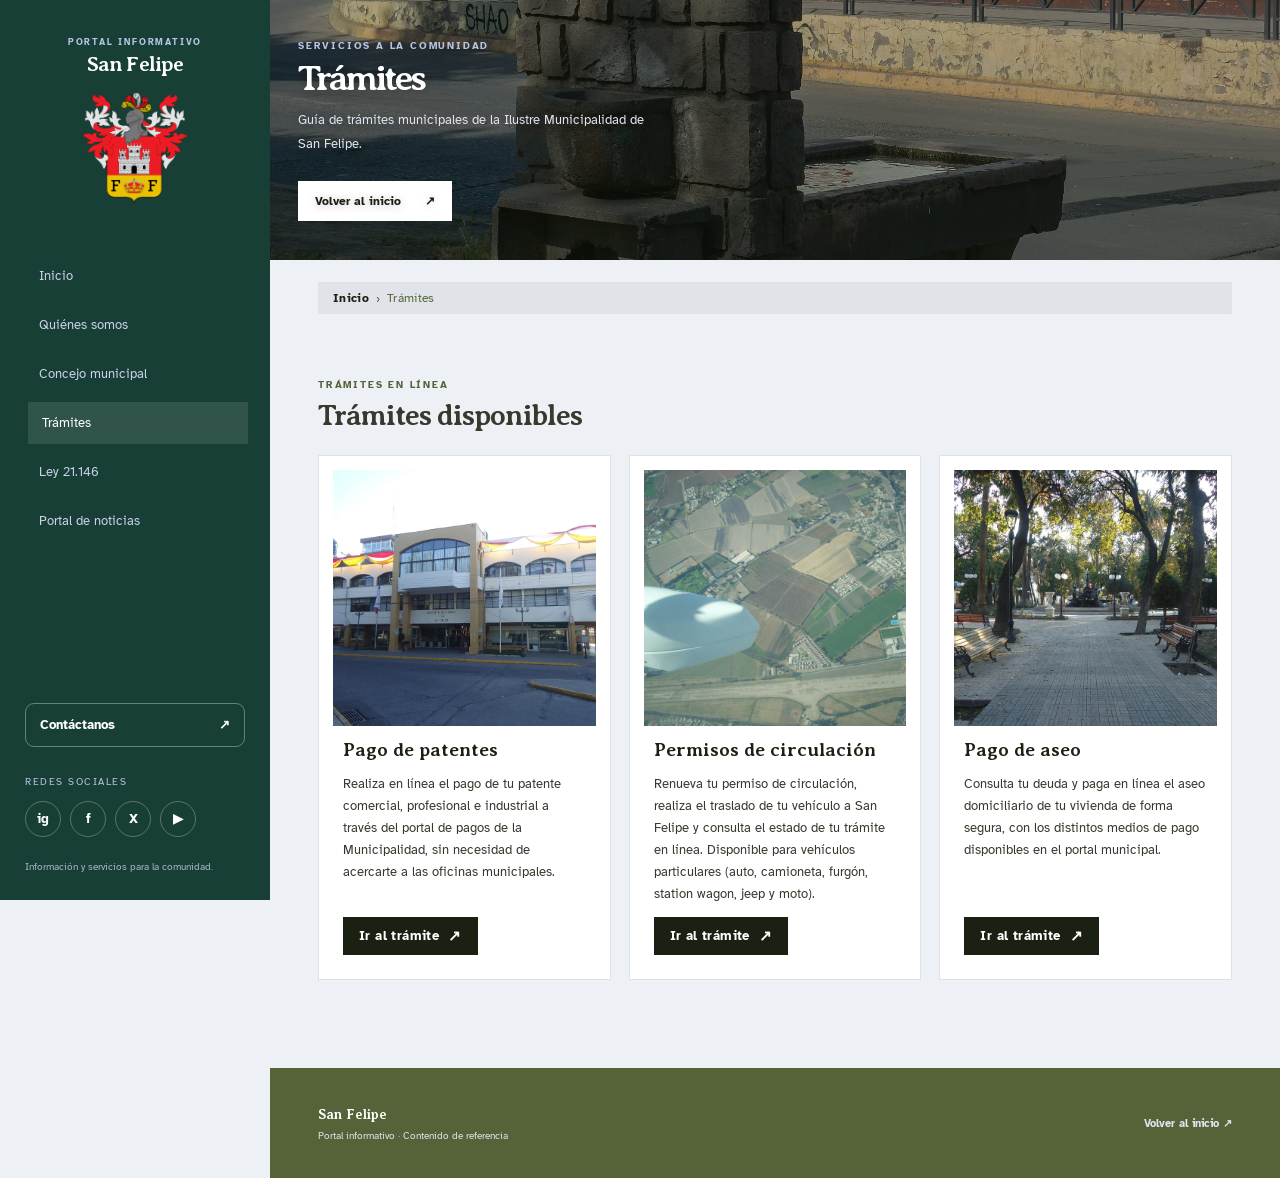
<file: tramites.html>
<!DOCTYPE html>
<html lang="es">
<head>
  <meta charset="UTF-8">
  <meta name="viewport" content="width=device-width, initial-scale=1">
  <meta name="description" content="Trámites | San Felipe">
  <title>Trámites | San Felipe</title>
  <link rel="stylesheet" href="styles.css">
  <script src="script.js" defer></script>
</head>
<body class="subpage tramites">
  <a class="skip-link" href="#contenido">Saltar al contenido</a>
  <button class="menu-toggle" id="menuToggle" aria-label="Abrir menú" aria-expanded="false">
    <span></span><span></span><span></span>
  </button>

  <div class="page-layout">
    <aside class="sidebar" id="sidebar">
      <div class="brand">
        <div>
          <p class="eyebrow">Portal informativo</p>
          <h1>San Felipe</h1>
        </div>
        <img class="brand-mark" src="imagenes/Escudo_de_San_Felipe.svg.webp" alt="Escudo de San Felipe">
      </div>

      <nav class="main-nav" aria-label="Navegación principal">
        <a href="index.html">Inicio</a>
        <a href="quienes-somos.html">Quiénes somos</a>
        <a href="concejo-municipal.html">Concejo municipal</a>
        <a href="tramites.html">Trámites</a>
        <a href="ley-21146.html">Ley 21.146</a>
        <a href="noticias.html">Portal de noticias</a>
      </nav>

      <div class="sidebar-bottom">
        <a class="contact-link" href="#contacto">Contáctanos <span aria-hidden="true">↗</span></a>
        <p class="social-title">Redes sociales</p>
        <div class="social-links">
          <a href="https://www.instagram.com/munisanfelipe/" target="_blank" rel="noopener" aria-label="Instagram">ig</a>
          <a href="https://www.facebook.com/MuniSanFelipe/" target="_blank" rel="noopener" aria-label="Facebook">f</a>
          <a href="https://twitter.com/munisanfelipe" target="_blank" rel="noopener" aria-label="X">X</a>
          <a href="https://www.youtube.com/user/sanfelipedeaconcagua" target="_blank" rel="noopener" aria-label="YouTube">▶</a>
        </div>
        <p class="sidebar-note">Información y servicios para la comunidad.</p>
      </div>
    </aside>

    <main class="main-content" id="contenido" tabindex="-1">
      <header class="hero hero--sub" id="tramites" style="--hero-bg:url('imagenes/banner/banner-fuente-yungay.webp');">
        <div class="hero-shape shape-one"></div>
        <div class="hero-shape shape-two"></div>
        <div class="hero-copy">
          <p class="eyebrow">Servicios a la comunidad</p>
          <h2>Trámites</h2>
          <p>Guía de trámites municipales de la Ilustre Municipalidad de San Felipe.</p>
          <a class="primary-button" href="index.html">Volver al inicio <span aria-hidden="true">↗</span></a>
        </div>
        <div class="hero-label">San Felipe<br><strong>más cerca</strong></div>
      </header>

      <nav class="breadcrumb" aria-label="Ubicación actual">
        <a href="index.html">Inicio</a>
        <span aria-hidden="true">›</span>
        <span>Trámites</span>
      </nav>

      <section class="content-section">
        <div class="section-heading">
          <div>
            <p class="eyebrow">Trámites en línea</p>
            <h2>Trámites disponibles</h2>
          </div>
        </div>
        <div class="pillars-grid">
          <article class="pillar">
            <img src="imagenes/img-tramite-patentes.webp" alt="Municipalidad de San Felipe, calle Salinas">
            <div class="pillar-body">
              <h3>Pago de patentes</h3>
              <p>Realiza en línea el pago de tu patente comercial, profesional e industrial a través del portal de pagos de la Municipalidad, sin necesidad de acercarte a las oficinas municipales.</p>
              <a class="text-link" href="http://pago.smc.cl/pagoPCv2/muni/san_felipe.aspx" target="_blank" rel="noopener">Ir al trámite <span aria-hidden="true">↗</span></a>
            </div>
          </article>
          <article class="pillar">
            <img src="imagenes/img-tramite-circulacion.webp" alt="Aerodromo Victor Lafon de San Felipe">
            <div class="pillar-body">
              <h3>Permisos de circulación</h3>
              <p>Renueva tu permiso de circulación, realiza el traslado de tu vehículo a San Felipe y consulta el estado de tu trámite en línea. Disponible para vehículos particulares (auto, camioneta, furgón, station wagon, jeep y moto).</p>
              <a class="text-link" href="https://traslados.sanfelipecloud.cl/" target="_blank" rel="noopener">Ir al trámite <span aria-hidden="true">↗</span></a>
            </div>
          </article>
          <article class="pillar">
            <img src="imagenes/img-tramite-aseo.webp" alt="Plaza de Armas de San Felipe">
            <div class="pillar-body">
              <h3>Pago de aseo</h3>
              <p>Consulta tu deuda y paga en línea el aseo domiciliario de tu vivienda de forma segura, con los distintos medios de pago disponibles en el portal municipal.</p>
              <a class="text-link" href="https://pago.smc.cl/pagoAseov2/muni/san_felipe.aspx" target="_blank" rel="noopener">Ir al trámite <span aria-hidden="true">↗</span></a>
            </div>
          </article>
        </div>
      </section>

      <footer id="contacto">
        <div>
          <strong>San Felipe</strong>
          <p>Portal informativo · Contenido de referencia</p>
        </div>
        <a href="index.html">Volver al inicio ↗</a>
      </footer>
    </main>
  </div>
</body>
</html>
</file>
<file: iconos/uicons.css>
/* UIcons 4.0.0 · Solid Rounded · https://www.flaticon.com/uicons
   Iconos: UIcons by Flaticon. Uso con atribución. */

@font-face {
  font-family: "uicons-solid-rounded";
  src: url("uicons-solid-rounded.woff2") format("woff2");
  font-display: swap;
}

[class*="fi-sr-"]::before {
  font-family: "uicons-solid-rounded" !important;
  font-style: normal;
  font-weight: normal !important;
  font-variant: normal;
  text-transform: none;
  line-height: 1;
  -webkit-font-smoothing: antialiased;
  -moz-osx-font-smoothing: grayscale;
}

.fi-sr-document::before { content: "\e6de"; }
.fi-sr-clipboard-list::before { content: "\e4c5"; }
.fi-sr-form::before { content: "\e908"; }
.fi-sr-handshake::before { content: "\ea28"; }
.fi-sr-map::before { content: "\ec9c"; }
</file>
<file: styles.css>
﻿@import url('https://fonts.googleapis.com/css2?family=Atkinson+Hyperlegible:ital,wght@0,400;0,700;1,400;1,700&family=Averia+Serif+Libre:ital,wght@0,400;0,700;1,400;1,700&display=swap');

:root {
  --green-900: #1A2012;
  --green-800: #414B2F;
  --green-700: #566238;
  --green-500: #83856A;
  --green-200: #E4E9F3;
  --cream: #EDF0F5;
  --paper: #ffffff;
  --ink: #363A2E;
  --muted: #626977;
  --line: #DFE1E5;
  --shadow: 0 16px 45px rgba(26, 32, 18, .08);
}

* { box-sizing: border-box; }
html { scroll-behavior: smooth; -webkit-text-size-adjust: 100%; }
body {
  margin: 0;
  background: var(--cream);
  color: var(--ink);
  font-family: 'Atkinson Hyperlegible', sans-serif;
  -webkit-font-smoothing: antialiased;
  text-rendering: optimizeLegibility;
  overflow-x: hidden;
}
a { color: inherit; text-decoration: none; }
.skip-link {
  position: fixed; top: 10px; left: 10px; z-index: 100;
  padding: 10px 16px; background: var(--green-900); color: #fff;
  font-size: 13px; font-weight: 700; transform: translateY(-150%);
  transition: transform .2s ease;
}
.skip-link:focus { transform: translateY(0); }
.skip-link:focus-visible {
  outline: 3px solid #fff !important; outline-offset: 2px !important;
  box-shadow: 0 0 0 5px var(--green-900) !important;
}
:where(a, button, summary, [tabindex]):focus-visible {
  outline: 3px solid #fff !important; outline-offset: 2px !important;
  box-shadow: 0 0 0 5px var(--green-900) !important;
}
.main-content:focus-visible {
  outline: 3px solid var(--green-700) !important; outline-offset: -3px !important;
  box-shadow: none !important;
}
.news-post:focus-visible {
  outline: 3px solid #fff !important; outline-offset: -4px !important;
  box-shadow: inset 0 0 0 6px var(--green-900) !important;
}
.page-layout { min-height: 100vh; width: 100%; overflow-x: clip; }

.sidebar {
  width: 270px;
  position: fixed;
  inset: 0 auto 0 0;
  z-index: 20;
  display: flex;
  flex-direction: column;
  padding: 36px 25px 25px;
  background: #173f35;
  color: white;
}
.brand { display: flex; flex-direction: column; align-items: center; text-align: center; gap: 16px; margin-bottom: 52px; }
.brand-mark {
  width: 110px; height: 110px; flex-shrink: 0;
  display: block; object-fit: contain; border-radius: 0;
}
.eyebrow {
  margin: 0 0 8px; color: var(--green-700);
  font-size: 10px; font-weight: 700; letter-spacing: 1.8px; text-transform: uppercase;
}
.brand .eyebrow { color: #B5C4E3; margin-bottom: 3px; font-size: 9px; }
.brand h1 { margin: 0; font: 800 21px 'Averia Serif Libre', serif; letter-spacing: -.8px; }
.main-nav { display: grid; gap: 7px; }
.main-nav a {
  padding: 13px 14px; border-radius: 0; color: #C9D2E8;
  font-size: 13px; transition: background .2s, color .2s, transform .2s;
}
.main-nav a:hover, .main-nav a.active {
  background: rgba(255,255,255,.11); color: white; transform: translateX(3px);
}
.sidebar-bottom { margin-top: auto; }
.contact-link {
  display: flex; justify-content: space-between; align-items: center;
  border: 1px solid rgba(255,255,255,.34); border-radius: 9px;
  padding: 13px 14px; font-size: 13px; font-weight: 600;
  transition: background .2s;
}
.contact-link:hover { background: rgba(255,255,255,.1); }
.social-title { margin: 28px 0 13px; font-size: 10px; color: #B5C4E3; letter-spacing: 1.5px; text-transform: uppercase; }
.social-links { display: flex; gap: 9px; flex-wrap: wrap; justify-content: flex-start; }
.social-links a {
  width: 36px; height: 36px; display: grid; place-items: center;
  border: 1px solid rgba(255,255,255,.28); border-radius: 50%;
  font-size: 13px; font-weight: 700; transition: .2s;
}
.social-links a:hover { color: var(--green-900); background: white; transform: translateY(-3px); }
.sidebar-note { margin: 22px 0 0; color: #A9B3C7; font-size: 10px; line-height: 1.6; }

.main-content { margin-left: 270px; padding: 0; max-width: 1700px; width: calc(100% - 270px); display: flex; flex-direction: column; min-height: 100vh; }
.main-content > footer { margin-top: auto; }
/* === HERO (Banner) === */
.hero {
  min-height: 350px; position: relative; overflow: hidden; isolation: isolate;
  display: flex; align-items: center; justify-content: space-between;
  padding: 52px 7%; color: white;
  background: linear-gradient(115deg, #1A2012 0%, #566238 58%, #83856A 100%);
  width: 100%;
  border: none;
  border-radius: 0;
}

.hero::after {
  content: ''; position: absolute; z-index: -1; width: clamp(320px, 40vw, 420px); height: clamp(320px, 40vw, 420px);
  right: clamp(2%, 6vw, 6%); top: clamp(-160px, -15vw, -125px); border: 1px solid rgba(255,255,255,.18);
  border-radius: 50%; box-shadow: 0 0 0 clamp(20px, 4vw, 35px) rgba(255,255,255,.04), 0 0 0 clamp(40px, 8vw, 75px) rgba(255,255,255,.035);
}
.hero-copy { max-width: 510px; position: relative; z-index: 2; }
.hero .eyebrow { color: #B5C4E3; }
.hero h2 { margin: 0 0 13px; font: 800 clamp(38px, 5vw, 64px)/1 'Averia Serif Libre', serif; letter-spacing: -3px; }
.hero-copy > p:not(.eyebrow) { max-width: 440px; margin: 0; color: #DFE4EE; font-size: 14px; line-height: 1.8; }
   .primary-button {
     display: inline-flex; gap: clamp(16px, 5vw, 24px); align-items: center; margin-top: clamp(18px, 5vw, 25px);
     padding: clamp(10px, 3.5vw, 13px) clamp(12px, 4.5vw, 17px); border-radius: 0; background: white; color: var(--green-900);
     font-size: clamp(11px, 3.5vw, 12px); font-weight: 700; transition: transform .2s, box-shadow .2s;
   }
.primary-button:hover { transform: translateY(-3px); box-shadow: 0 8px 20px #1A201224; }
.hero-label {
  align-self: flex-end; color: #fff; text-align: right;
  font-size: 12px; line-height: 1.6; letter-spacing: 1px; text-transform: uppercase;
  padding: 10px 14px; background: rgba(26,32,18,.72);
}
.hero-label strong { color: white; font: 700 20px 'Averia Serif Libre', serif; text-transform: none; letter-spacing: 0; }
.hero-shape { position: absolute; z-index: -1; border-radius: 50%; background: rgba(255,255,255,.06); }
.shape-one { width: clamp(120px, 20vw, 190px); height: clamp(120px, 20vw, 190px); right: clamp(8%, 16vw, 16%); bottom: clamp(-120px, -10vw, -95px); }
.shape-two { width: clamp(40px, 8vw, 60px); height: clamp(40px, 8vw, 60px); right: clamp(4%, 9vw, 9%); top: clamp(20px, 6vw, 50px); }

.content-section { padding: clamp(48px, 6vw, 64px) clamp(32px, 5vw, 48px) 0; }
.section-heading { display: flex; align-items: end; justify-content: space-between; gap: 20px; margin-bottom: 21px; flex-wrap: wrap; }
.section-heading h2, .info-panel h2 {
  margin: 0; font: 800 clamp(22px, 2.3vw, 29px)/1.2 'Averia Serif Libre', serif; letter-spacing: -1px;
}
.section-heading .eyebrow, .info-panel .eyebrow { color: var(--green-700); }
.text-link {
  display: inline-flex; align-items: center; gap: 9px;
  padding: 10px 16px; background: var(--green-900); color: white;
  font-size: 13px; font-weight: 700; letter-spacing: .4px;
  border-radius: 0; white-space: nowrap;
  transition: background .2s, transform .2s;
}
.text-link:hover { background: var(--green-700); transform: translateY(-2px); }
.text-link span { margin-left: 0; font-size: 15px; }
.news-card {
  display: flex; align-items: center; gap: 18px; padding: 22px 24px;
  background: var(--paper); border: 1px solid var(--line); border-radius: 0;
  box-shadow: var(--shadow); transition: transform .2s, border-color .2s;
  flex-wrap: wrap;
}
.news-card:hover { transform: translateY(-3px); border-color: #C7CFE4; }
.news-icon {
  width: 52px; height: 52px; flex: 0 0 52px; display: grid; place-items: center;
  border-radius: 0; background: var(--green-200); color: var(--green-800); font-size: 24px;
}
.card-kicker { margin: 0 0 5px; color: var(--green-700); font-size: 10px; font-weight: 700; letter-spacing: 1px; text-transform: uppercase; }
.news-card h3 { margin: 0 0 5px; font: 700 17px 'Averia Serif Libre', serif; }
.news-card p:last-child { margin: 0; color: var(--muted); font-size: 12px; line-height: 1.6; }
.card-arrow { margin-left: auto; align-self: flex-start; color: var(--green-700); font-size: 20px; flex-shrink: 0; }

.news-grid { display: grid; grid-template-columns: repeat(3, minmax(0, 1fr)); gap: 14px; }
.news-post {
  display: flex; flex-direction: column; overflow: hidden;
  background: white; border: 1px solid var(--line); border-radius: 0;
  box-shadow: var(--shadow); transition: transform .2s, border-color .2s;
}
.news-post:hover { transform: translateY(-4px); border-color: #C7CFE4; }
.news-post img {
  width: 100%; aspect-ratio: 16 / 10; object-fit: cover; display: block;
  border-bottom: 1px solid var(--line);
}
.news-post-body { padding: 18px 18px 20px; display: flex; flex-direction: column; gap: 9px; }
.news-post-date { margin: 0; color: var(--green-700); font-size: 10px; font-weight: 700; letter-spacing: 1px; text-transform: uppercase; }
.news-post h3 { margin: 0; font: 700 15px/1.4 'Averia Serif Libre', serif; color: var(--green-900); }
.news-post-body > p:last-child { margin: 0; color: var(--muted); font-size: 11.5px; line-height: 1.65; }

@media (max-width: 900px) {
  .news-grid { grid-template-columns: repeat(2, minmax(0, 1fr)); }
}
@media (max-width: 760px) {
  .news-grid { grid-template-columns: 1fr; gap: 12px; }
  .news-post-body { padding: 15px 15px 18px; }
}

#portal-noticias { padding-top: clamp(24px, 3.5vw, 38px); }
#portal-noticias .section-heading { margin-bottom: 14px; }
#portal-noticias .news-grid { gap: 11px; }
#portal-noticias .news-post img {
  width: 100%; aspect-ratio: 16 / 9; object-fit: cover; display: block;
  border-bottom: 1px solid var(--line);
}
#portal-noticias .news-post-body { padding: 12px 13px 14px; gap: 6px; }
#portal-noticias .news-post h3 { font: 700 13px/1.35 'Averia Serif Libre', serif; color: var(--green-900); }
#portal-noticias .news-post-date { font-size: 9px; margin: 0; }
#portal-noticias .news-post-more {
  margin-top: 4px; align-self: flex-start; display: inline-flex; align-items: center; gap: 8px;
  padding: 7px 12px; background: var(--green-900); color: white;
  font-size: 10px; font-weight: 700; letter-spacing: .6px; text-transform: uppercase;
  transition: background .2s;
}
#portal-noticias .news-post:hover .news-post-more { background: var(--green-700); }

.links-section { padding-top: 48px; }
.section-caption { max-width: 250px; margin: 0 0 3px; color: var(--muted); font-size: 11px; line-height: 1.6; }
.resource-grid { display: grid; grid-template-columns: repeat(5, minmax(0, 1fr)); gap: 12px; }
.resource-card {
  min-height: 120px; position: relative; display: flex; flex-direction: column;
  align-items: flex-start; justify-content: space-between; padding: 17px;
  background: white; border: 1px solid var(--line); border-radius: 0;
  transition: transform .2s, box-shadow .2s, border-color .2s;
  word-break: break-word;
}
.resource-card:hover { transform: translateY(-4px); border-color: #C7CFE4; box-shadow: var(--shadow); }
.resource-item { position: relative; }
.resource-item summary.resource-card { list-style: none; cursor: pointer; display: flex; }
.resource-item summary.resource-card::-webkit-details-marker { display: none; }
.resource-dropdown {
  display: none; margin-top: 8px; padding: 12px 14px; background: white;
  border: 1px solid var(--line); border-radius: 0; box-shadow: var(--shadow);
}
.resource-item[open] .resource-card .resource-arrow { transform: rotate(180deg); }
.resource-item[open] .resource-card .resource-arrow::before { opacity: 0; }
.resource-dropdown-panel {
  display: none; margin-top: 14px; padding: 26px; width: 100%; background: white;
  border: 1px solid var(--line); border-radius: 0; box-shadow: var(--shadow);
}
.resource-dropdown-panel.open { display: grid; grid-template-columns: minmax(240px, 1fr) 1fr; gap: 24px; align-items: start; }
.resource-dropdown-panel__info { padding: 26px; border-radius: 0; background: #E9EDF6; }
.resource-dropdown-panel__info h3 { margin: 0; font: 800 clamp(18px, 2.3vw, 24px)/1.2 'Averia Serif Libre', serif; letter-spacing: -1px; }
.resource-dropdown-panel__info p { margin: 13px 0 0; color: #646C79; font-size: 12px; line-height: 1.8; }
.resource-panel-close {
  display: inline-flex; align-items: center; gap: 7px;
  margin: 0 0 16px; padding: 7px 11px;
  border: 1px solid #C7CFE4; background: white; color: var(--green-900);
  font: 700 10px 'Atkinson Hyperlegible', sans-serif; letter-spacing: .5px;
  text-transform: uppercase; cursor: pointer; transition: background .2s, border-color .2s;
}
.resource-panel-close:hover { background: var(--green-200); border-color: #AEB9D3; }
.resource-dropdown-panel__links { display: grid; align-content: center; }
.resource-dropdown-panel__links a { display: grid; grid-template-columns: 1fr 20px; align-items: center; gap: 10px; padding: 14px 0; border-bottom: 1px solid var(--line); color: var(--green-700); font-weight: 700; font-size: 12px; }
.resource-dropdown-panel__links a:last-child { border-bottom: 0; }
.council-list { list-style: none; margin: 0; padding: 0; display: grid; grid-template-columns: repeat(auto-fit, minmax(260px, 1fr)); gap: 10px; }
.resource-icon { color: var(--green-700); font-size: 36px; line-height: 1; }
.resource-name { font: 700 18px 'Averia Serif Libre', serif; }
.resource-arrow {
  position: absolute; right: 15px; top: 15px; width: 20px; height: 20px;
  transition: transform .25s ease;
}
.resource-arrow::before, .resource-arrow::after {
  content: ''; position: absolute; left: 0; top: 50%; width: 100%; height: 2px;
  margin-top: -1px; border-radius: 1px; background: #83856A;
  transition: transform .25s ease, opacity .25s ease;
}
.resource-arrow::before { transform: rotate(90deg); }

.info-section { display: grid; grid-template-columns: 1fr 1fr; gap: 25px; padding-bottom: clamp(48px, 6vw, 64px); }
.info-panel { padding: 26px; border-radius: 0; background: #E9EDF6; }
.info-panel h2 { font-size: 23px; }
.info-panel > p:last-child { margin: 13px 0 0; max-width: 490px; color: #646C79; font-size: 12px; line-height: 1.8; }
.mini-links { display: grid; align-content: center; }
.mini-links a { display: grid; grid-template-columns: 35px 1fr 20px; align-items: center; gap: 10px; padding: 14px 0; border-bottom: 1px solid var(--line); font-size: 12px; font-weight: 600; }
.mini-links a span:first-child { color: var(--green-700); font-size: 10px; }
.mini-links a span:last-child { color: var(--green-700); text-align: right; }
footer {
  display: flex; justify-content: space-between; align-items: center; gap: 20px;
  padding: clamp(28px, 5vw, 36px) clamp(32px, 5vw, 48px); background: var(--green-700); color: #DFE4EE;
  flex-wrap: wrap; width: 100%;
}
footer strong { color: white; font: 800 14px 'Averia Serif Libre', serif; }
footer p { margin: 5px 0 0; font-size: 10px; color: #DFE4EE; }
footer .footer-credit a { color: #DFE4EE; text-decoration: underline; text-underline-offset: 2px; }
footer > a { color: #DFE4EE; font-size: 11px; font-weight: 700; white-space: nowrap; }
.menu-toggle { display: none; }

@media (max-width: 1150px) {
   .sidebar { width: 235px; padding-inline: 19px; }
   .main-content { margin-left: 235px; padding: 0; width: calc(100% - 235px); }
   .content-section { padding: clamp(44px, 6vw, 56px) clamp(24px, 5vw, 36px) 0; }
   .resource-grid { grid-template-columns: repeat(3, minmax(0, 1fr)); }
   footer { padding: clamp(20px, 4vw, 28px) clamp(24px, 5vw, 36px); }
}
@media (max-width: 900px) {
   .resource-grid { grid-template-columns: repeat(2, minmax(0, 1fr)); }
   .info-section { grid-template-columns: 1fr; gap: clamp(12px, 3vw, 16px); }
}
@media (max-width: 760px) {
   .menu-toggle {
     display: flex; position: fixed; z-index: 40; top: clamp(10px, 3vw, 14px); left: clamp(10px, 3vw, 14px);
     width: clamp(40px, 9vw, 43px); height: clamp(40px, 9vw, 43px); flex-direction: column; align-items: center; justify-content: center;
     gap: clamp(4px, 1.5vw, 5px); border: 0; border-radius: 0; background: var(--green-900); box-shadow: var(--shadow);
   }
   .menu-toggle span { width: clamp(17px, 4.5vw, 19px); height: 2px; background: white; border-radius: 2px; }
   .sidebar { width: min(290px, 88vw); padding: clamp(68px, 16vw, 75px) clamp(18px, 6vw, 23px) clamp(20px, 6vw, 24px); transform: translateX(-105%); visibility: hidden; transition: transform .25s ease, visibility 0s linear .25s; box-shadow: 12px 0 35px #1A201220; }
   .sidebar.open { transform: translateX(0); visibility: visible; transition: transform .25s ease; }
   .main-content { margin-left: 0; padding: 0; width: 100%; }
   /* === HERO (Banner) === */
   .hero { min-height: clamp(260px, 70vh, 380px); padding: clamp(56px, 12vw, 72px) clamp(14px, 6vw, 24px) clamp(20px, 8vw, 32px); width: 100%; border: none; border-radius: 0; }
   .hero h2 { font-size: clamp(26px, 9.5vw, 44px); letter-spacing: -1.5px; line-height: 1.05; }
   .hero-copy { max-width: 100%; }
   .hero-copy > p:not(.eyebrow) { font-size: clamp(12px, 3.8vw, 14px); max-width: 92%; }
   .hero::after { right: clamp(-320px, -50vw, -200px); top: clamp(-140px, -24vw, -80px); width: clamp(220px, 72vw, 360px); height: clamp(220px, 72vw, 360px); }
   .shape-one { right: clamp(4%, 12vw, 10%); bottom: clamp(-140px, -18vw, -100px); }
   .shape-two { display: none; }
   .content-section { padding: clamp(48px, 12vw, 60px) clamp(20px, 8vw, 28px) 0; }
   .info-section { padding-bottom: clamp(52px, 13vw, 64px); }
   footer { padding: clamp(20px, 6vw, 26px) clamp(20px, 8vw, 28px); flex-direction: column; align-items: flex-start; gap: clamp(10px, 3.5vw, 14px); text-align: left; }
   .resource-dropdown-panel.open { grid-template-columns: 1fr; }
   .resource-dropdown-panel__info { padding: 22px; }
}
body.subpage .hero { min-height: clamp(120px, 20vw, 170px); padding: clamp(22px, 4vw, 32px) clamp(20px, 5vw, 28px); }
body.subpage .hero--home { min-height: clamp(240px, 76vh, 320px); }
body.subpage .hero h2 { font-size: clamp(24px, 4.5vw, 36px); }
body.subpage .hero-copy > p:not(.eyebrow) { font-size: clamp(11px, 3vw, 13px); max-width: 86%; }
body.subpage .hero-label { display: none; }
body.subpage .hero .shape-one { display: none; }
.breadcrumb {
  display: inline-flex; align-items: center; gap: 7px; flex-wrap: wrap;
  margin: clamp(16px, 3vw, 22px) clamp(20px, 5vw, 48px) 0; padding: 8px 14px; border-radius: 0;
  background: rgba(26, 32, 18, .06); border: 1px solid var(--line);
  font-size: 12px; letter-spacing: .3px; color: var(--ink);
}
.breadcrumb a { color: var(--green-900); font-weight: 700; text-decoration: none; }
.breadcrumb a:hover { text-decoration: underline; }
.breadcrumb span { color: var(--green-700); }

.hero--home,
.hero--sub {
  background: linear-gradient(rgba(26,32,18,.30), rgba(26,32,18,.42)), var(--hero-bg) center/cover no-repeat;
  text-shadow: 0 1px 10px rgba(0,0,0,.25);
}
.hero--home::after,
.hero--sub::after,
.hero--home .hero-shape,
.hero--sub .hero-shape { display: none; }

@media (max-width: 480px) {
  .hero { min-height: clamp(240px, 76vh, 320px); }
  .hero-copy > p:not(.eyebrow) { max-width: 100%; }
  .resource-grid { grid-template-columns: 1fr; }
  .news-card { flex-direction: column; align-items: flex-start; }
  .card-arrow { align-self: flex-end; margin-top: clamp(4px, 2vw, 8px); }
  .primary-button { width: fit-content; max-width: 100%; text-align: center; justify-content: space-between; }
  .hero h2 { font-size: clamp(24px, 10vw, 30px); }
  body.subpage .hero { min-height: clamp(90px, 22vw, 130px); padding: clamp(16px, 5vw, 22px) clamp(14px, 6vw, 18px); }
  body.subpage .hero--home { min-height: clamp(240px, 76vh, 320px); }
  .content-section { padding: clamp(52px, 15vw, 64px) clamp(18px, 9vw, 24px) 0; }
  .info-section { padding-bottom: clamp(52px, 15vw, 64px); }
}

@media (prefers-reduced-motion: reduce) {
  *, *::before, *::after { scroll-behavior: auto !important; transition-duration: .01ms !important; }
}

body.tramites .hero--sub { min-height: clamp(200px, 40vw, 260px); }

.council-list li .council-member { background: white; border: 1px solid var(--line); border-radius: 0; padding: 14px 16px; transition: .2s; }
.council-list li .council-member:hover { transform: translateY(-2px); border-color: #C7CFE4; box-shadow: var(--shadow); }
.council-list li .council-member h3 { margin: 0 0 8px; font: 800 16px 'Averia Serif Libre', serif; color: var(--green-900); }
.council-list li .council-member p { margin: 4px 0; color: var(--ink); font-size: 12px; line-height: 1.6; }
.council-list li .council-member a { color: var(--green-700); font-weight: 700; }

.resource-dropdown-panel__links a::after { content: '↗'; color: var(--green-700); text-align: right; }

.document-list { list-style: none; margin: 0; padding: 0; display: grid; grid-template-columns: repeat(auto-fit, minmax(260px, 1fr)); gap: 10px; }
.document-list li a { display: block; padding: 12px 16px; background: white; border: 1px solid var(--line); border-radius: 0; color: var(--green-700); font-weight: 700; transition: .2s; }
.document-list li a:hover { transform: translateY(-2px); border-color: #C7CFE4; box-shadow: var(--shadow); }

.pillars-grid { display: grid; grid-template-columns: repeat(3, 1fr); gap: 18px; }
.pillar { background: white; border: 1px solid var(--line); border-radius: 0; padding: 14px 14px 24px; display: flex; flex-direction: column; align-items: flex-start; gap: 12px; transition: .2s; }
.pillar img { width: 100%; aspect-ratio: 16 / 9; object-fit: cover; display: block; border-radius: 0; }
.pillar .pillar-body { padding: 0 10px; display: flex; flex-direction: column; align-items: flex-start; gap: 12px; flex: 1; width: 100%; }
.pillar:hover { transform: translateY(-4px); border-color: #C7CFE4; box-shadow: var(--shadow); }
.pillar h3 { margin: 0; font: 800 19px 'Averia Serif Libre', serif; color: var(--green-900); }
.pillar p { margin: 0; color: var(--ink); font-size: 13px; line-height: 1.7; }
.pillar .text-link { margin-top: auto; }

@media (max-width: 900px) {
  .pillars-grid { grid-template-columns: 1fr; }
}

/* === PÁGINA QUIÉNES SOMOS === */
.about-grid {
  display: grid;
  grid-template-columns: minmax(0, 1.05fr) minmax(0, .95fr);
  gap: clamp(18px, 3vw, 32px);
  align-items: stretch;
}
.about-grid--reverse .about-copy { order: 2; }
.about-grid--reverse .about-figure { order: 1; }
.about-copy p { margin: 0 0 12px; color: var(--ink); font-size: 13px; line-height: 1.8; }
.about-copy p:last-child { margin-bottom: 0; }
.about-copy strong { color: var(--green-900); }
.about-figure {
  position: relative; display: flex; flex-direction: column; margin: 0;
  overflow: hidden; background: var(--green-900);
  border: 1px solid var(--line); box-shadow: var(--shadow);
}
.about-grid > .about-figure { min-height: 240px; }
.about-figure img {
  width: 100%; height: 100%; display: block; flex: 1; min-height: 0;
  object-fit: cover; object-position: center;
}
.about-figure--portrait img { object-position: center 30%; }
.about-figure--panorama img { object-position: center 42%; }
.about-figure figcaption {
  position: absolute; left: 0; right: 0; bottom: 0; margin: 0;
  padding: 26px 14px 10px; color: #fff; font-size: 10.5px; line-height: 1.4;
  background: linear-gradient(rgba(26, 32, 18, 0), rgba(26, 32, 18, .82));
}
.facts-list {
  list-style: none; margin: 18px 0 0; padding: 0;
  display: grid; grid-template-columns: repeat(2, minmax(0, 1fr)); gap: 8px;
}
.facts-list li { padding: 10px 14px; background: white; border: 1px solid var(--line); }
.facts-list span {
  display: block; margin-bottom: 3px; color: var(--green-700);
  font-size: 9px; font-weight: 700; letter-spacing: 1px; text-transform: uppercase;
}
.facts-list strong { font-size: 12.5px; line-height: 1.4; }
.about-gallery {
  display: grid; grid-template-columns: repeat(2, minmax(0, 1fr));
  gap: clamp(12px, 2vw, 18px); margin-top: clamp(18px, 3vw, 26px);
}
.about-gallery .about-figure { min-height: 0; }
.about-gallery .about-figure img { flex: none; width: 100%; height: auto; aspect-ratio: 16 / 9; }
.about-offices .pillar-body { width: 100%; padding: 4px 8px 0; gap: 7px; }
.about-offices .pillar h3 { margin: 0 0 4px; }
.about-offices .pillar p { font-size: 12px; line-height: 1.6; }
.about-links { padding-bottom: clamp(48px, 6vw, 64px); }
#historia { scroll-margin-top: 20px; }

@media (max-width: 900px) {
  .about-grid { grid-template-columns: 1fr; }
  .about-grid--reverse .about-copy { order: 1; }
  .about-grid--reverse .about-figure { order: 2; }
  .about-grid > .about-figure { min-height: 0; }
  .about-figure img { flex: none; height: auto; aspect-ratio: 16 / 10; }
  .about-gallery { grid-template-columns: 1fr; }
}
@media (max-width: 480px) {
  .facts-list { grid-template-columns: 1fr; }
  .about-figure img { aspect-ratio: 4 / 3; }
  .about-gallery .about-figure img { aspect-ratio: 4 / 3; }
}

/* === DIRECTORIO MUNICIPAL (INICIO) === */
.directory-section { padding-bottom: clamp(48px, 6vw, 64px); }
.directory-grid {
  display: grid; grid-template-columns: repeat(3, minmax(0, 1fr));
  gap: 18px; align-items: start;
}
.directory-column {
  padding: 22px 22px 24px; background: var(--paper);
  border: 1px solid var(--line); border-radius: 0; box-shadow: var(--shadow);
  transition: transform .2s, border-color .2s;
}
.directory-column:hover { transform: translateY(-3px); border-color: #C7CFE4; }
.directory-column h3 {
  margin: 0 0 16px; padding-bottom: 12px; border-bottom: 1px solid var(--line);
  color: var(--green-900); font: 700 18px/1.3 'Averia Serif Libre', serif;
}
.directory-subheading {
  margin: 24px 0 14px !important; padding-top: 18px; border-top: 1px solid var(--line);
  color: var(--green-900); font: 700 15px/1.3 'Averia Serif Libre', serif;
}
.directory-list { list-style: none; margin: 0; padding: 0; display: grid; gap: 10px; }
.directory-list li {
  display: grid; grid-template-columns: 74px minmax(0, 1fr);
  gap: 10px; align-items: baseline;
}
.directory-label {
  color: var(--green-700); font-size: 9px; font-weight: 700;
  letter-spacing: 1px; text-transform: uppercase;
}
.directory-value { color: var(--ink); font-size: 12px; line-height: 1.55; overflow-wrap: anywhere; }
a.directory-value { color: var(--green-700); font-weight: 700; transition: color .2s; }
a.directory-value:hover { color: var(--green-900); text-decoration: underline; text-underline-offset: 3px; }
.directory-social {
  display: flex; flex-wrap: wrap; gap: 6px 14px;
  margin-top: 18px; padding-top: 14px; border-top: 1px solid var(--line);
}
.directory-social a {
  display: inline-flex; align-items: center; gap: 5px;
  color: var(--green-700); font-size: 9px; font-weight: 700;
  letter-spacing: .8px; text-transform: uppercase; transition: color .2s;
}
.directory-social a:hover { color: var(--green-900); }
#contacto { scroll-margin-top: 24px; }

@media (max-width: 1150px) {
  .directory-grid { grid-template-columns: repeat(2, minmax(0, 1fr)); }
  .directory-column:last-child { grid-column: 1 / -1; }
  .directory-column:last-child .directory-list {
    grid-template-columns: repeat(3, minmax(0, 1fr)); gap: 18px;
  }
  .directory-column:last-child .directory-list li {
    grid-template-columns: 1fr; gap: 3px;
  }
}
@media (max-width: 760px) {
  .directory-grid { grid-template-columns: 1fr; gap: 12px; }
  .directory-column:last-child { grid-column: auto; }
  .directory-column { padding: 18px 18px 20px; }
  .directory-column h3 { font-size: 17px; }
  .directory-column:last-child .directory-list { grid-template-columns: 1fr; gap: 10px; }
  .directory-column:last-child .directory-list li {
    grid-template-columns: 74px minmax(0, 1fr); gap: 10px;
  }
}


/* Corrección global: alturas consistentes de imágenes en noticias y trámites.
   Se fuerza una altura real porque aspect-ratio por sí solo puede ceder ante
   las dimensiones intrínsecas de imágenes reemplazadas en ciertos layouts. */
.news-post > img {
  display: block;
  width: 100%;
  height: clamp(190px, 20vw, 280px);
  aspect-ratio: auto;
  object-fit: cover;
  flex: 0 0 auto;
}

.pillars-grid .pillar > img {
  display: block;
  width: 100%;
  height: clamp(190px, 20vw, 280px);
  aspect-ratio: auto;
  object-fit: cover;
  flex: 0 0 auto;
}

@media (max-width: 760px) {
  .news-post > img,
  .pillars-grid .pillar > img {
    height: 210px;
  }
}


/* Páginas interiores de noticias: reutilizan tipografía, paleta y contenedores del sitio. */
.article-detail { max-width: 1060px; }
.article-detail > h2 { margin: 9px 0 16px; font: 700 clamp(25px, 3.1vw, 40px)/1.2 'Averia Serif Libre', serif; color: var(--green-900); }
.article-lead { color: var(--muted); font-size: clamp(15px, 1.5vw, 18px); line-height: 1.65; margin: 0 0 24px; font-weight: 600; }
.article-cover { display: block; width: 100%; max-height: 470px; aspect-ratio: 16 / 9; object-fit: cover; border-radius: 14px; margin-bottom: 28px; }
.article-text { max-width: 820px; color: var(--green-900); }
.article-text p, .article-text li { font-size: 15px; line-height: 1.85; margin: 0 0 17px; }
.article-text ul { padding-left: 24px; margin: 0 0 24px; }
.article-text h3 { font: 700 23px/1.3 'Averia Serif Libre', serif; margin: 28px 0 15px; }
.article-links { display: flex; flex-wrap: wrap; gap: 20px; margin-top: 34px; }
@media (max-width: 600px) { .article-detail > h2 { font-size: 26px; } .article-cover { border-radius: 10px; } .article-text p, .article-text li { font-size: 14px; } }

/* Separación uniforme entre el contenido y el pie en las páginas internas. */
body.subpage .main-content > .content-section:last-of-type {padding-bottom:clamp(56px,7vw,88px);}
body.subpage .article-detail {padding-bottom:clamp(64px,8vw,96px);}
body.subpage .article-links {align-items:center;gap:16px;margin-top:36px;}
body.subpage .article-links .text-link {display:inline-flex;align-items:center;justify-content:center;min-height:44px;text-align:center;}
@media(max-width:600px){body.subpage .article-links .text-link{max-width:100%;white-space:normal;}}
/* Contenido informativo de la Ley 21.146: respeta los estilos existentes. */
.law-content{max-width:1040px;}
.law-content h3{font:700 clamp(21px,2.3vw,27px)/1.3 'Averia Serif Libre',serif;color:var(--green-900);margin:30px 0 12px;}
.law-content p,.law-content li{font-size:15px;line-height:1.8;color:var(--green-900);}
.law-content ul,.law-content ol{padding-left:24px;margin:12px 0 22px;}
.law-content li{margin-bottom:8px;}
.law-content .law-note{border-left:3px solid var(--green-700);padding:14px 18px;margin:26px 0;background:rgba(255,255,255,.55);}
.law-content .law-resources{display:flex;flex-wrap:wrap;gap:12px;margin:24px 0 8px;}
.law-content .law-resources a{display:inline-flex;align-items:center;min-height:44px;padding:12px 17px;background:var(--green-900);color:#fff;font-weight:700;text-decoration:none;}
</file>
